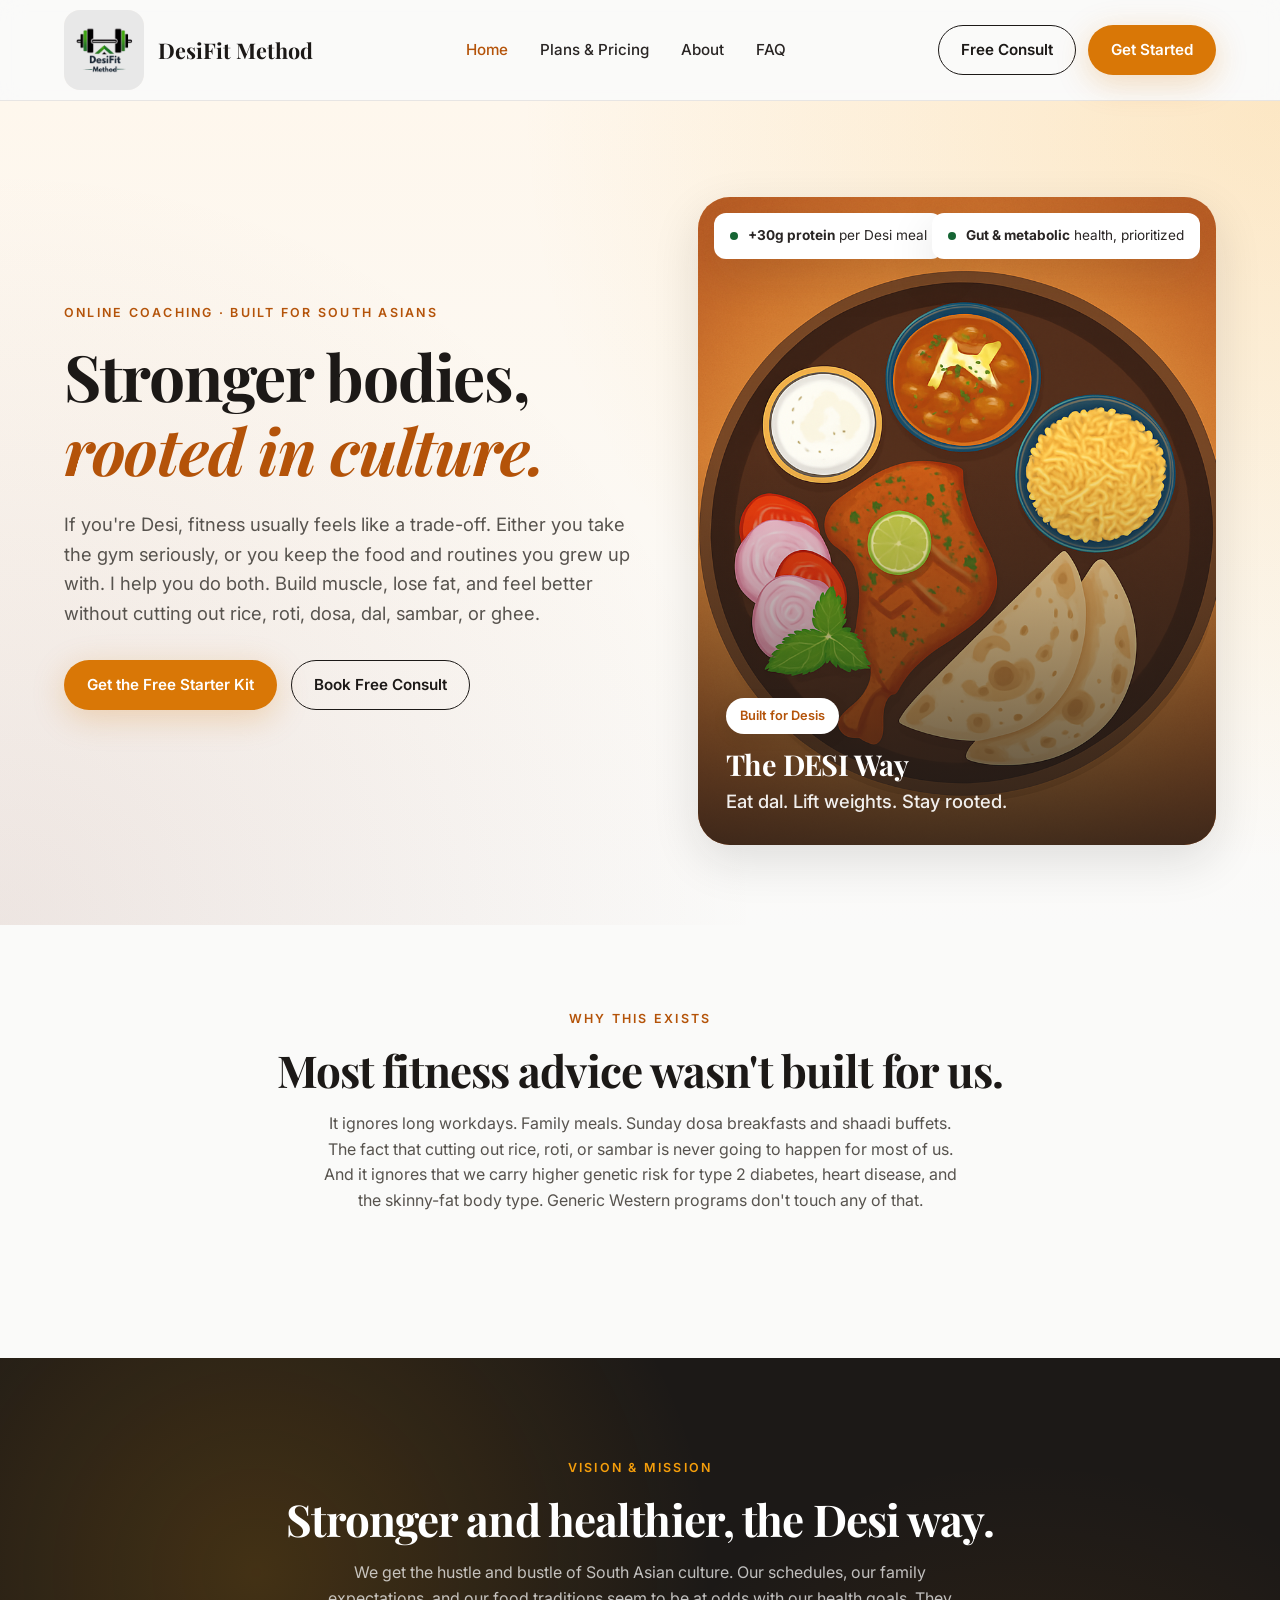
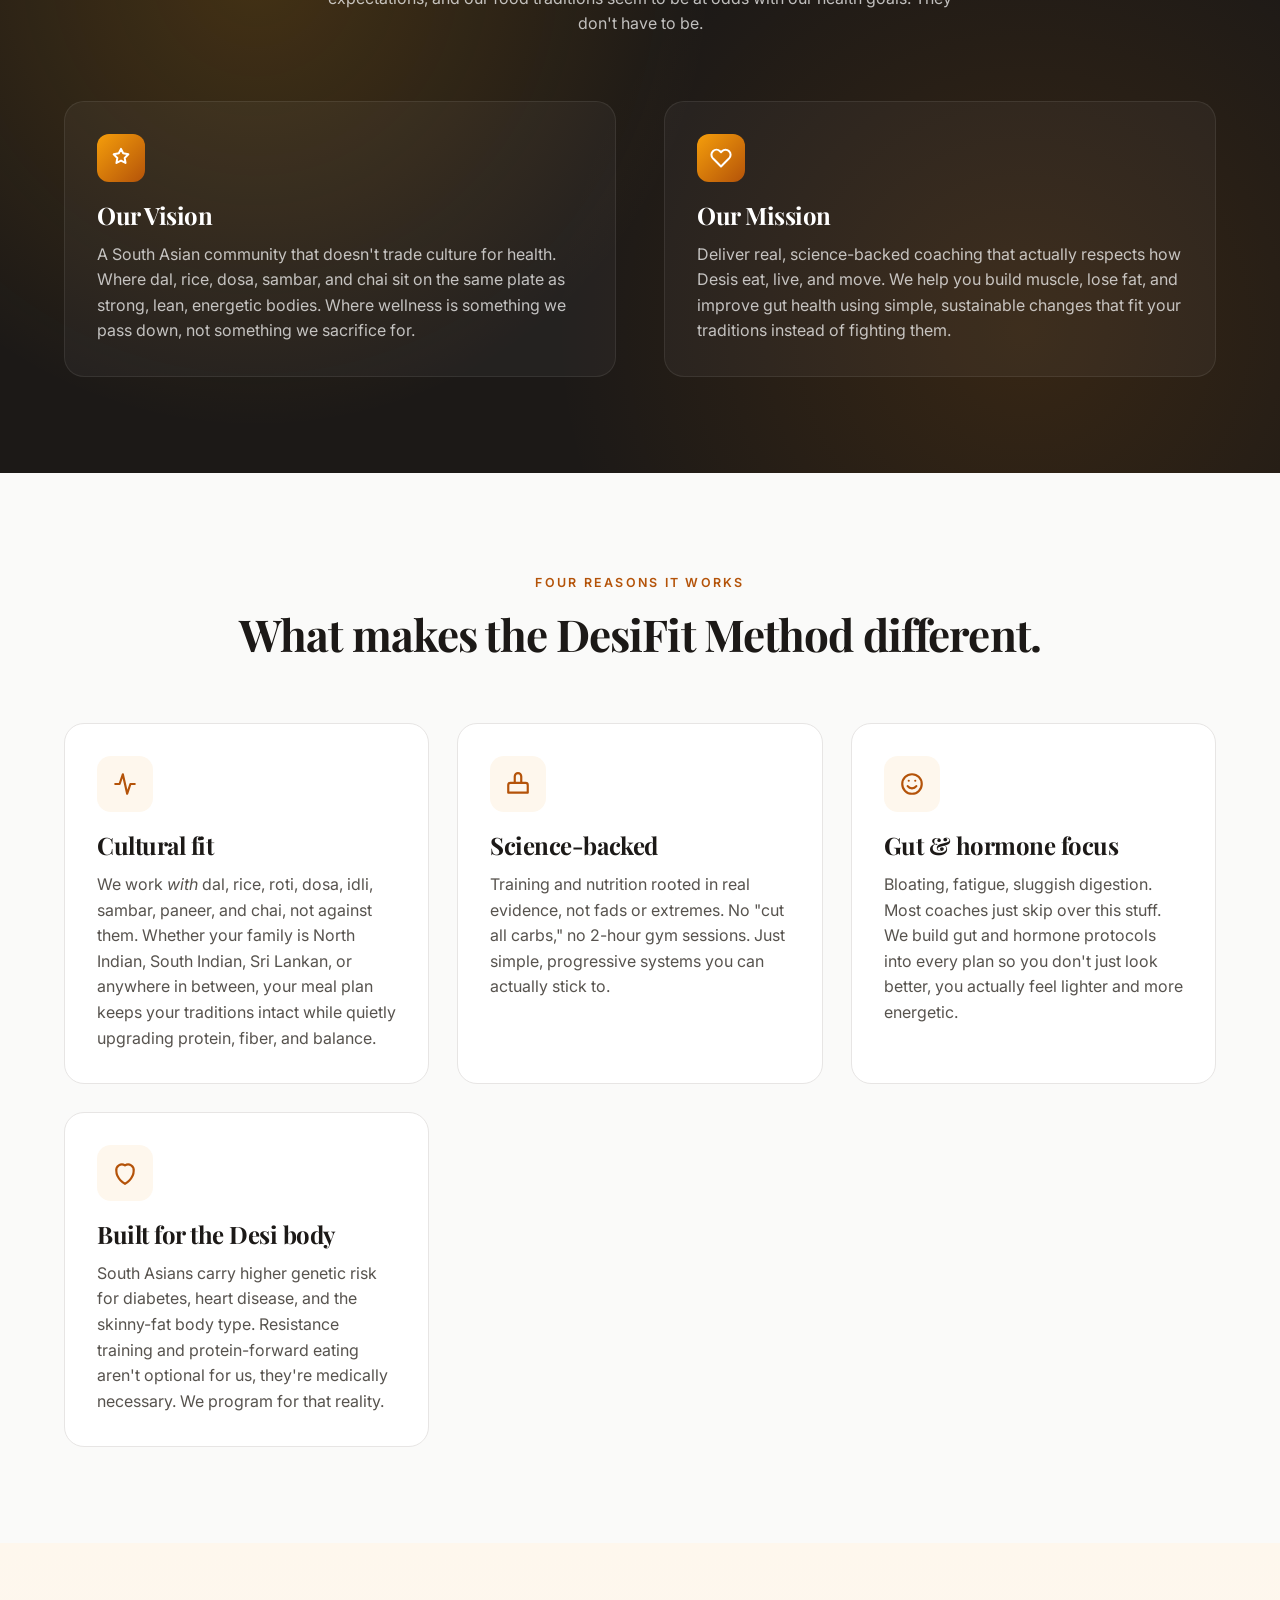
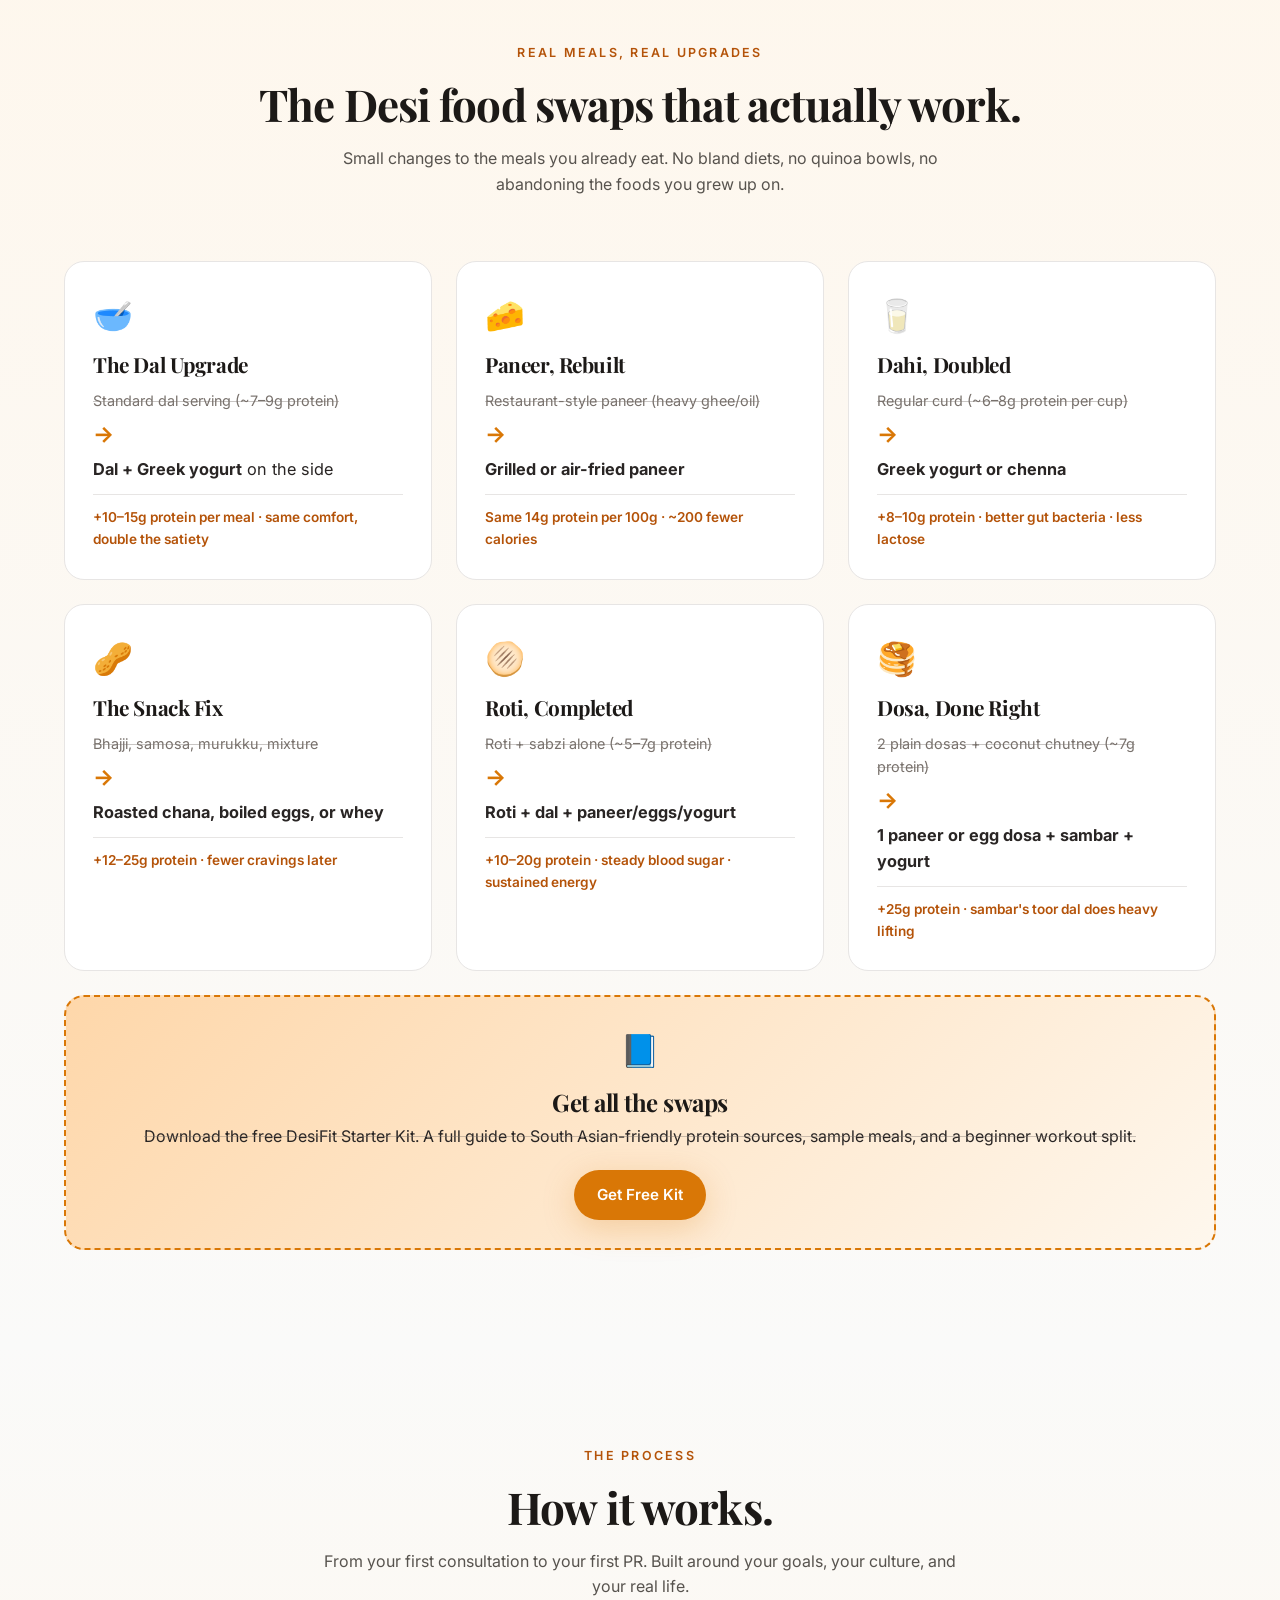
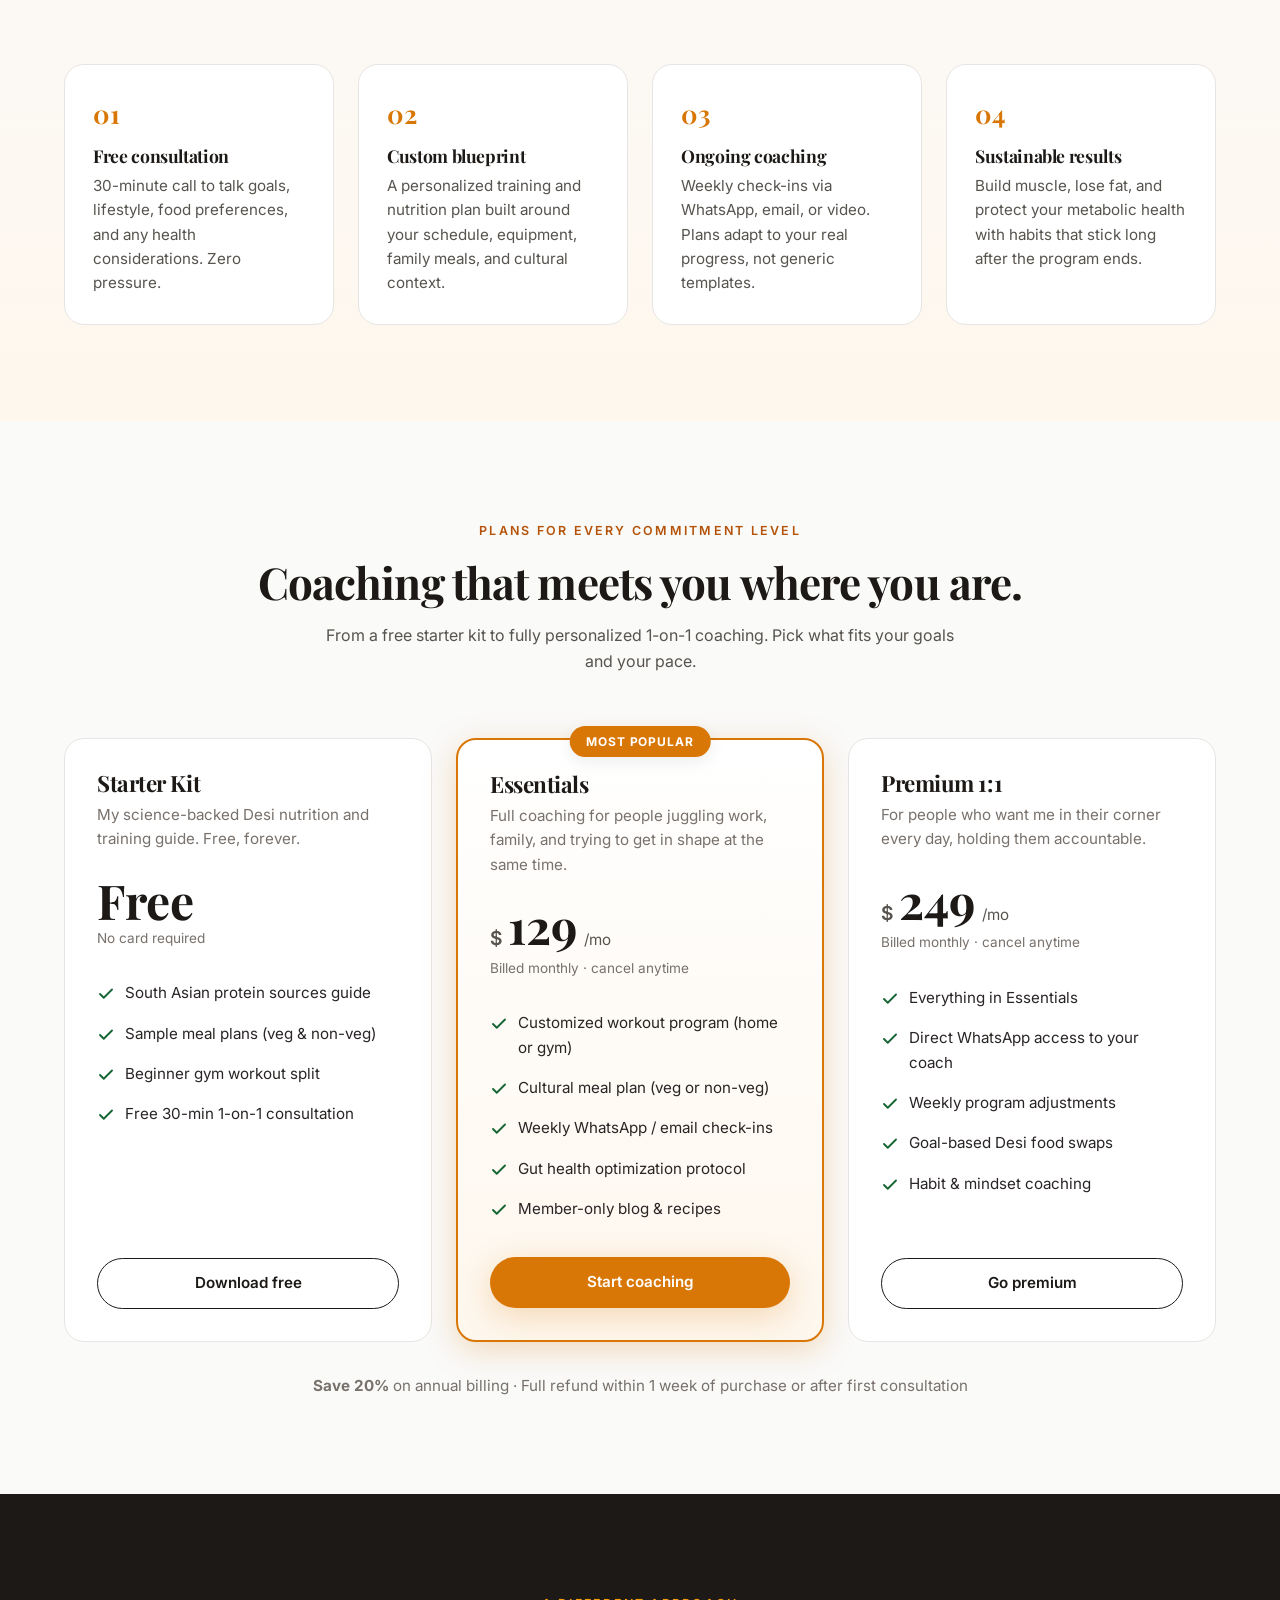
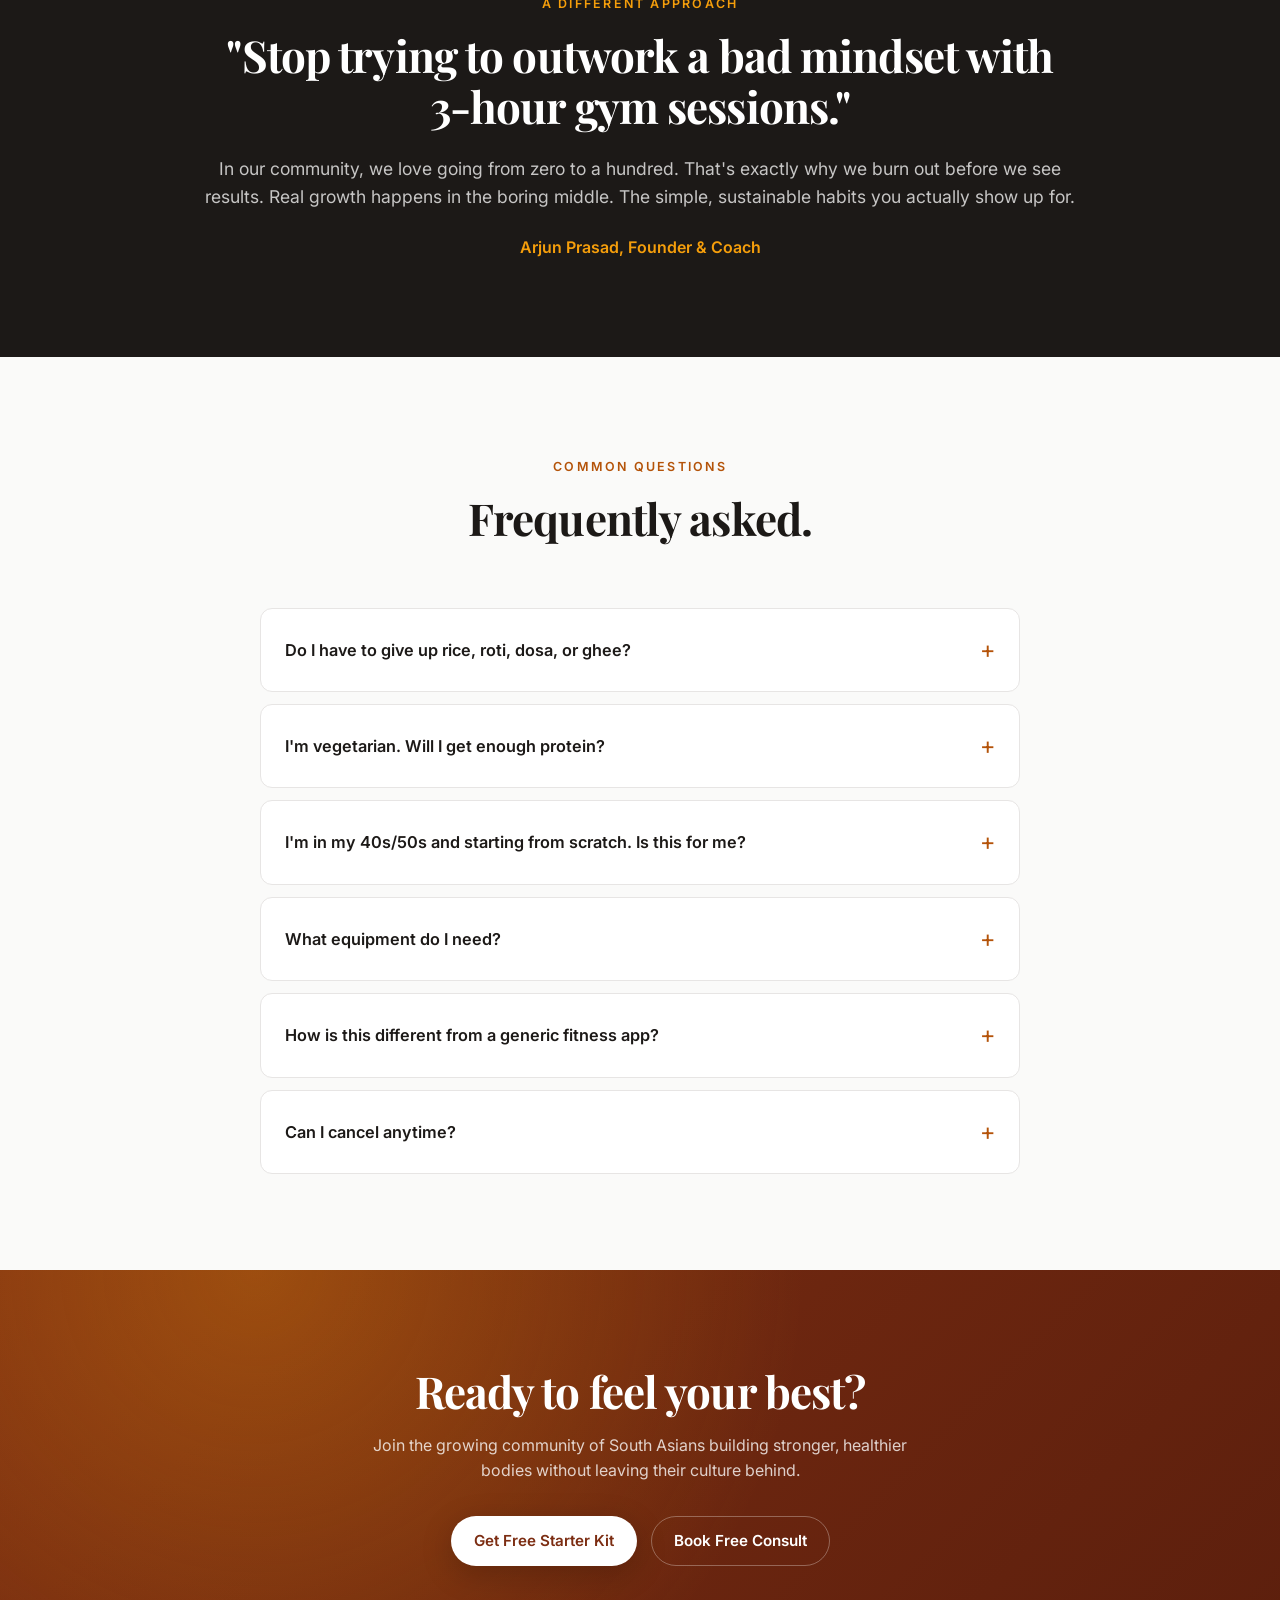
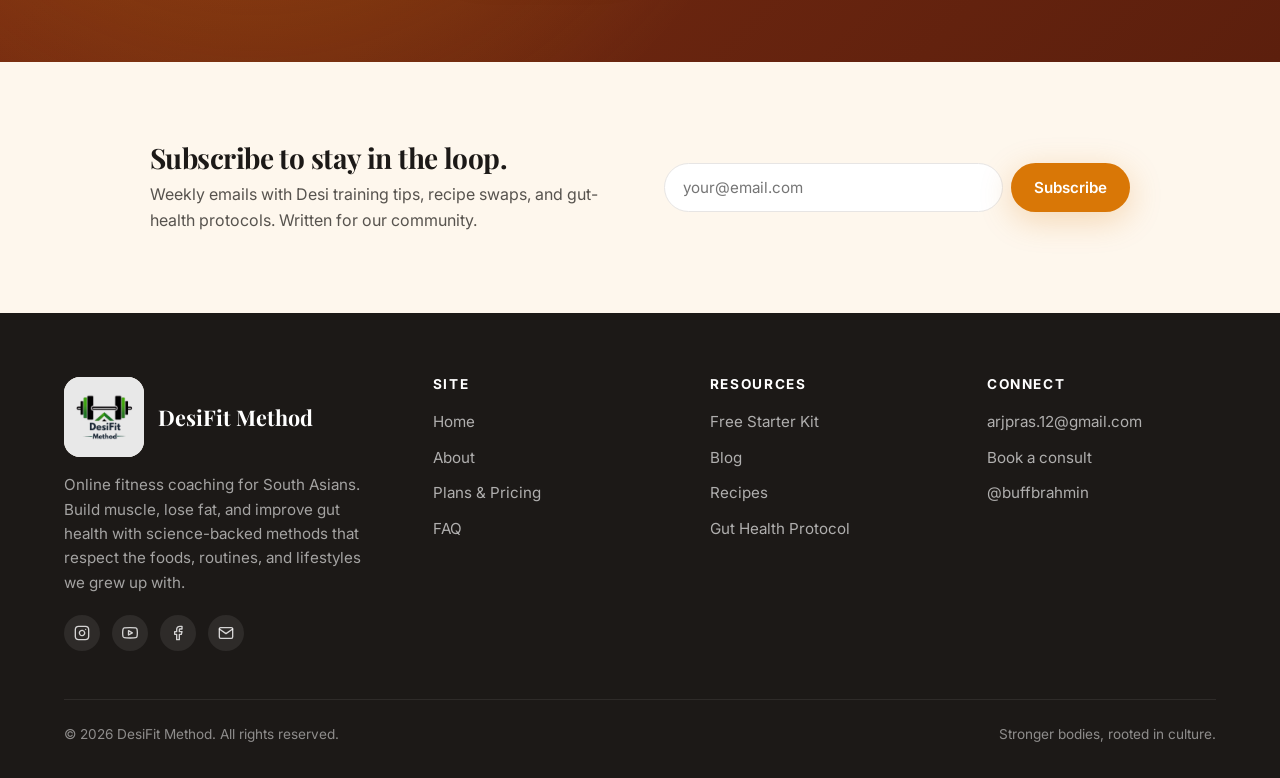
<file: index.html>
<!DOCTYPE html>
<html lang="en">
<head>
  <meta charset="UTF-8" />
  <meta name="viewport" content="width=device-width, initial-scale=1.0" />
  <title>DesiFit Method | Stronger Bodies, Rooted in Culture</title>
  <meta name="description" content="Online fitness coaching built for South Asians. Build muscle, lose fat, and feel better without cutting out rice, roti, dosa, or any food you grew up loving." />
  <link rel="icon" type="image/png" href="assets/DesiFit%20Method/DesiFit Method (256 x 256 px).png" />
  <link rel="preconnect" href="https://fonts.googleapis.com" />
  <link rel="preconnect" href="https://fonts.gstatic.com" crossorigin />
  <link href="https://fonts.googleapis.com/css2?family=Inter:wght@400;500;600;700&family=Playfair+Display:ital,wght@0,500;0,600;0,700;1,600&display=swap" rel="stylesheet" />
  <link rel="stylesheet" href="styles.css" />
</head>
<body>

  <!-- Hidden forms for Netlify Forms detection -->
  <form name="starter-kit" data-netlify="true" netlify-honeypot="bot-field" hidden>
    <input type="text" name="name" />
    <input type="email" name="email" />
    <input type="text" name="source" />
    <input type="text" name="bot-field" />
  </form>
  <form name="newsletter" data-netlify="true" netlify-honeypot="bot-field" hidden>
    <input type="email" name="email" />
    <input type="text" name="source" />
    <input type="text" name="bot-field" />
  </form>

  <header class="site-header">
    <nav class="nav" aria-label="Primary">
      <a href="index.html" class="brand">
        <span class="brand-logo"><img src="assets/DesiFit%20Method/DesiFit Method (256 x 256 px).png" alt="DesiFit Method logo" /></span>
        <span>DesiFit Method</span>
      </a>
      <ul class="nav-links" id="navLinks">
        <li><a href="index.html" class="active">Home</a></li>
        <li><a href="plans.html">Plans &amp; Pricing</a></li>
        <li><a href="about.html">About</a></li>
        <li><a href="index.html#faq">FAQ</a></li>
      </ul>
      <div class="nav-cta">
        <a href="https://calendly.com/arjpras-12/30min" target="_blank" rel="noopener" class="btn btn-secondary">Free Consult</a>
        <a href="plans.html" class="btn btn-primary">Get Started</a>
        <button class="nav-toggle" aria-label="Toggle navigation" id="navToggle">
          <span></span><span></span><span></span>
        </button>
      </div>
    </nav>
  </header>

  <main>

    <!-- HERO -->
    <section class="hero">
      <div class="container hero-grid">
        <div class="hero-copy reveal">
          <span class="eyebrow">Online Coaching · Built for South Asians</span>
          <h1>Stronger bodies, <span class="accent">rooted in culture.</span></h1>
          <p>If you're Desi, fitness usually feels like a trade-off. Either you take the gym seriously, or you keep the food and routines you grew up with. I help you do both. Build muscle, lose fat, and feel better without cutting out rice, roti, dosa, dal, sambar, or ghee.</p>
          <div class="hero-cta">
            <a href="#" class="btn btn-primary js-starter-kit">Get the Free Starter Kit</a>
            <a href="https://calendly.com/arjpras-12/30min" target="_blank" rel="noopener" class="btn btn-secondary">Book Free Consult</a>
          </div>
        </div>

        <div class="hero-visual reveal">
          <img class="hero-photo" src="assets/DesiFit%20Method/7238a8e6-6c25-4584-8477-2551c0dfae1e.png" alt="South Asian fitness, strong, lean, rooted" />
          <div class="hero-floating top" aria-hidden="true">
            <span class="dot"></span>
            <span><strong>+30g protein</strong> per Desi meal</span>
          </div>
          <div class="hero-visual-overlay">
            <span class="badge">Built for Desis</span>
            <h3>The DESI Way</h3>
            <p>Eat dal. Lift weights. Stay rooted.</p>
          </div>
          <div class="hero-floating bottom" aria-hidden="true">
            <span class="dot"></span>
            <span><strong>Gut &amp; metabolic</strong> health, prioritized</span>
          </div>
        </div>
      </div>
    </section>

    <!-- PROBLEM / WHY -->
    <section style="padding: 80px 0; background: var(--color-bg);">
      <div class="container-narrow">
        <div class="section-header reveal">
          <span class="eyebrow">Why this exists</span>
          <h2>Most fitness advice wasn't built for us.</h2>
          <p>It ignores long workdays. Family meals. Sunday dosa breakfasts and shaadi buffets. The fact that cutting out rice, roti, or sambar is never going to happen for most of us. And it ignores that we carry higher genetic risk for type 2 diabetes, heart disease, and the skinny-fat body type. Generic Western programs don't touch any of that.</p>
        </div>
      </div>
    </section>

    <!-- VISION / MISSION -->
    <section class="vm-band">
      <div class="container">
        <div class="section-header reveal">
          <span class="eyebrow" style="color: var(--color-turmeric);">Vision &amp; Mission</span>
          <h2>Stronger and healthier, the Desi way.</h2>
          <p>We get the hustle and bustle of South Asian culture. Our schedules, our family expectations, and our food traditions seem to be at odds with our health goals. They don't have to be.</p>
        </div>

        <div class="vm-grid">
          <article class="vm-card reveal">
            <div class="icon-circle" aria-hidden="true">
              <svg width="22" height="22" viewBox="0 0 24 24" fill="none" stroke="#fff" stroke-width="2.2" stroke-linecap="round" stroke-linejoin="round"><path d="M12 2l2.39 4.84L20 8l-4 3.9.94 5.5L12 14.77 7.06 17.4 8 11.9 4 8l5.61-1.16L12 2z"/></svg>
            </div>
            <h3>Our Vision</h3>
            <p>A South Asian community that doesn't trade culture for health. Where dal, rice, dosa, sambar, and chai sit on the same plate as strong, lean, energetic bodies. Where wellness is something we pass down, not something we sacrifice for.</p>
          </article>

          <article class="vm-card reveal">
            <div class="icon-circle" aria-hidden="true">
              <svg width="22" height="22" viewBox="0 0 24 24" fill="none" stroke="#fff" stroke-width="2.2" stroke-linecap="round" stroke-linejoin="round"><path d="M20.84 4.61a5.5 5.5 0 0 0-7.78 0L12 5.67l-1.06-1.06a5.5 5.5 0 0 0-7.78 7.78l1.06 1.06L12 21.23l7.78-7.78 1.06-1.06a5.5 5.5 0 0 0 0-7.78z"/></svg>
            </div>
            <h3>Our Mission</h3>
            <p>Deliver real, science-backed coaching that actually respects how Desis eat, live, and move. We help you build muscle, lose fat, and improve gut health using simple, sustainable changes that fit your traditions instead of fighting them.</p>
          </article>
        </div>
      </div>
    </section>

    <!-- PILLARS -->
    <section id="pillars">
      <div class="container">
        <div class="section-header reveal">
          <span class="eyebrow">Four reasons it works</span>
          <h2>What makes the DesiFit Method different.</h2>
        </div>

        <div class="pillars">
          <article class="pillar reveal">
            <div class="icon">
              <svg width="26" height="26" viewBox="0 0 24 24" fill="none" stroke="currentColor" stroke-width="2" stroke-linecap="round" stroke-linejoin="round"><path d="M3 12h4l3-9 4 18 3-9h4"/></svg>
            </div>
            <h3>Cultural fit</h3>
            <p>We work <em>with</em> dal, rice, roti, dosa, idli, sambar, paneer, and chai, not against them. Whether your family is North Indian, South Indian, Sri Lankan, or anywhere in between, your meal plan keeps your traditions intact while quietly upgrading protein, fiber, and balance.</p>
          </article>

          <article class="pillar reveal">
            <div class="icon">
              <svg width="26" height="26" viewBox="0 0 24 24" fill="none" stroke="currentColor" stroke-width="2" stroke-linecap="round" stroke-linejoin="round"><path d="M9 11H5a2 2 0 0 0-2 2v7h18v-7a2 2 0 0 0-2-2h-4M9 11V5a3 3 0 0 1 6 0v6M9 11h6"/></svg>
            </div>
            <h3>Science-backed</h3>
            <p>Training and nutrition rooted in real evidence, not fads or extremes. No "cut all carbs," no 2-hour gym sessions. Just simple, progressive systems you can actually stick to.</p>
          </article>

          <article class="pillar reveal">
            <div class="icon">
              <svg width="26" height="26" viewBox="0 0 24 24" fill="none" stroke="currentColor" stroke-width="2" stroke-linecap="round" stroke-linejoin="round"><circle cx="12" cy="12" r="9"/><path d="M8 14s1.5 2 4 2 4-2 4-2M9 9h.01M15 9h.01"/></svg>
            </div>
            <h3>Gut &amp; hormone focus</h3>
            <p>Bloating, fatigue, sluggish digestion. Most coaches just skip over this stuff. We build gut and hormone protocols into every plan so you don't just look better, you actually feel lighter and more energetic.</p>
          </article>

          <article class="pillar reveal">
            <div class="icon">
              <svg width="26" height="26" viewBox="0 0 24 24" fill="none" stroke="currentColor" stroke-width="2" stroke-linecap="round" stroke-linejoin="round"><path d="M12 22s-8-4.5-8-11.8A5.2 5.2 0 0 1 12 5a5.2 5.2 0 0 1 8 5.2C20 17.5 12 22 12 22z"/></svg>
            </div>
            <h3>Built for the Desi body</h3>
            <p>South Asians carry higher genetic risk for diabetes, heart disease, and the skinny-fat body type. Resistance training and protein-forward eating aren't optional for us, they're medically necessary. We program for that reality.</p>
          </article>
        </div>
      </div>
    </section>

    <!-- DESI FOOD SWAPS -->
    <section style="background: linear-gradient(180deg, var(--color-cream), var(--color-bg));">
      <div class="container">
        <div class="section-header reveal">
          <span class="eyebrow">Real meals, real upgrades</span>
          <h2>The Desi food swaps that actually work.</h2>
          <p>Small changes to the meals you already eat. No bland diets, no quinoa bowls, no abandoning the foods you grew up on.</p>
        </div>

        <div class="swap-grid">
          <article class="swap-card reveal">
            <div class="swap-emoji" aria-hidden="true">🥣</div>
            <h4>The Dal Upgrade</h4>
            <p class="swap-from">Standard dal serving (~7–9g protein)</p>
            <p class="swap-arrow">→</p>
            <p class="swap-to"><strong>Dal + Greek yogurt</strong> on the side</p>
            <p class="swap-impact">+10–15g protein per meal · same comfort, double the satiety</p>
          </article>

          <article class="swap-card reveal">
            <div class="swap-emoji" aria-hidden="true">🧀</div>
            <h4>Paneer, Rebuilt</h4>
            <p class="swap-from">Restaurant-style paneer (heavy ghee/oil)</p>
            <p class="swap-arrow">→</p>
            <p class="swap-to"><strong>Grilled or air-fried paneer</strong></p>
            <p class="swap-impact">Same 14g protein per 100g · ~200 fewer calories</p>
          </article>

          <article class="swap-card reveal">
            <div class="swap-emoji" aria-hidden="true">🥛</div>
            <h4>Dahi, Doubled</h4>
            <p class="swap-from">Regular curd (~6–8g protein per cup)</p>
            <p class="swap-arrow">→</p>
            <p class="swap-to"><strong>Greek yogurt or chenna</strong></p>
            <p class="swap-impact">+8–10g protein · better gut bacteria · less lactose</p>
          </article>

          <article class="swap-card reveal">
            <div class="swap-emoji" aria-hidden="true">🥜</div>
            <h4>The Snack Fix</h4>
            <p class="swap-from">Bhajji, samosa, murukku, mixture</p>
            <p class="swap-arrow">→</p>
            <p class="swap-to"><strong>Roasted chana, boiled eggs, or whey</strong></p>
            <p class="swap-impact">+12–25g protein · fewer cravings later</p>
          </article>

          <article class="swap-card reveal">
            <div class="swap-emoji" aria-hidden="true">🫓</div>
            <h4>Roti, Completed</h4>
            <p class="swap-from">Roti + sabzi alone (~5–7g protein)</p>
            <p class="swap-arrow">→</p>
            <p class="swap-to"><strong>Roti + dal + paneer/eggs/yogurt</strong></p>
            <p class="swap-impact">+10–20g protein · steady blood sugar · sustained energy</p>
          </article>

          <article class="swap-card reveal">
            <div class="swap-emoji" aria-hidden="true">🥞</div>
            <h4>Dosa, Done Right</h4>
            <p class="swap-from">2 plain dosas + coconut chutney (~7g protein)</p>
            <p class="swap-arrow">→</p>
            <p class="swap-to"><strong>1 paneer or egg dosa + sambar + yogurt</strong></p>
            <p class="swap-impact">+25g protein · sambar's toor dal does heavy lifting</p>
          </article>

          <article class="swap-card reveal swap-card-highlight">
            <div class="swap-emoji" aria-hidden="true">📘</div>
            <h4>Get all the swaps</h4>
            <p class="swap-from" style="font-size: 1rem; color: var(--color-ink);">Download the free DesiFit Starter Kit. A full guide to South Asian-friendly protein sources, sample meals, and a beginner workout split.</p>
            <a href="#" class="btn btn-primary js-starter-kit" style="margin-top: 16px;">Get Free Kit</a>
          </article>
        </div>
      </div>
    </section>

    <!-- HOW IT WORKS -->
    <section id="how" class="how">
      <div class="container">
        <div class="section-header reveal">
          <span class="eyebrow">The Process</span>
          <h2>How it works.</h2>
          <p>From your first consultation to your first PR. Built around your goals, your culture, and your real life.</p>
        </div>

        <div class="steps">
          <div class="step reveal">
            <h4>Free consultation</h4>
            <p>30-minute call to talk goals, lifestyle, food preferences, and any health considerations. Zero pressure.</p>
          </div>
          <div class="step reveal">
            <h4>Custom blueprint</h4>
            <p>A personalized training and nutrition plan built around your schedule, equipment, family meals, and cultural context.</p>
          </div>
          <div class="step reveal">
            <h4>Ongoing coaching</h4>
            <p>Weekly check-ins via WhatsApp, email, or video. Plans adapt to your real progress, not generic templates.</p>
          </div>
          <div class="step reveal">
            <h4>Sustainable results</h4>
            <p>Build muscle, lose fat, and protect your metabolic health with habits that stick long after the program ends.</p>
          </div>
        </div>
      </div>
    </section>

    <!-- PRICING PREVIEW -->
    <section>
      <div class="container">
        <div class="section-header reveal">
          <span class="eyebrow">Plans for every commitment level</span>
          <h2>Coaching that meets you where you are.</h2>
          <p>From a free starter kit to fully personalized 1-on-1 coaching. Pick what fits your goals and your pace.</p>
        </div>

        <div class="plans">
          <article class="plan reveal">
            <h3>Starter Kit</h3>
            <p class="plan-pitch">My science-backed Desi nutrition and training guide. Free, forever.</p>
            <div class="price"><span class="amount">Free</span></div>
            <p class="price-note">No card required</p>
            <ul>
              <li><svg width="18" height="18" viewBox="0 0 24 24" fill="none" stroke="currentColor" stroke-width="2.5" stroke-linecap="round" stroke-linejoin="round"><polyline points="20 6 9 17 4 12"/></svg> South Asian protein sources guide</li>
              <li><svg width="18" height="18" viewBox="0 0 24 24" fill="none" stroke="currentColor" stroke-width="2.5" stroke-linecap="round" stroke-linejoin="round"><polyline points="20 6 9 17 4 12"/></svg> Sample meal plans (veg &amp; non-veg)</li>
              <li><svg width="18" height="18" viewBox="0 0 24 24" fill="none" stroke="currentColor" stroke-width="2.5" stroke-linecap="round" stroke-linejoin="round"><polyline points="20 6 9 17 4 12"/></svg> Beginner gym workout split</li>
              <li><svg width="18" height="18" viewBox="0 0 24 24" fill="none" stroke="currentColor" stroke-width="2.5" stroke-linecap="round" stroke-linejoin="round"><polyline points="20 6 9 17 4 12"/></svg> Free 30-min 1-on-1 consultation</li>
            </ul>
            <a href="#" class="btn btn-secondary btn-block js-starter-kit">Download free</a>
          </article>

          <article class="plan featured reveal">
            <span class="plan-tag">Most Popular</span>
            <h3>Essentials</h3>
            <p class="plan-pitch">Full coaching for people juggling work, family, and trying to get in shape at the same time.</p>
            <div class="price"><span class="currency">$</span><span class="amount">129</span><span class="period">/mo</span></div>
            <p class="price-note">Billed monthly · cancel anytime</p>
            <ul>
              <li><svg width="18" height="18" viewBox="0 0 24 24" fill="none" stroke="currentColor" stroke-width="2.5" stroke-linecap="round" stroke-linejoin="round"><polyline points="20 6 9 17 4 12"/></svg> Customized workout program (home or gym)</li>
              <li><svg width="18" height="18" viewBox="0 0 24 24" fill="none" stroke="currentColor" stroke-width="2.5" stroke-linecap="round" stroke-linejoin="round"><polyline points="20 6 9 17 4 12"/></svg> Cultural meal plan (veg or non-veg)</li>
              <li><svg width="18" height="18" viewBox="0 0 24 24" fill="none" stroke="currentColor" stroke-width="2.5" stroke-linecap="round" stroke-linejoin="round"><polyline points="20 6 9 17 4 12"/></svg> Weekly WhatsApp / email check-ins</li>
              <li><svg width="18" height="18" viewBox="0 0 24 24" fill="none" stroke="currentColor" stroke-width="2.5" stroke-linecap="round" stroke-linejoin="round"><polyline points="20 6 9 17 4 12"/></svg> Gut health optimization protocol</li>
              <li><svg width="18" height="18" viewBox="0 0 24 24" fill="none" stroke="currentColor" stroke-width="2.5" stroke-linecap="round" stroke-linejoin="round"><polyline points="20 6 9 17 4 12"/></svg> Member-only blog &amp; recipes</li>
            </ul>
            <a href="plans.html" class="btn btn-primary btn-block">Start coaching</a>
          </article>

          <article class="plan reveal">
            <h3>Premium 1:1</h3>
            <p class="plan-pitch">For people who want me in their corner every day, holding them accountable.</p>
            <div class="price"><span class="currency">$</span><span class="amount">249</span><span class="period">/mo</span></div>
            <p class="price-note">Billed monthly · cancel anytime</p>
            <ul>
              <li><svg width="18" height="18" viewBox="0 0 24 24" fill="none" stroke="currentColor" stroke-width="2.5" stroke-linecap="round" stroke-linejoin="round"><polyline points="20 6 9 17 4 12"/></svg> Everything in Essentials</li>
              <li><svg width="18" height="18" viewBox="0 0 24 24" fill="none" stroke="currentColor" stroke-width="2.5" stroke-linecap="round" stroke-linejoin="round"><polyline points="20 6 9 17 4 12"/></svg> Direct WhatsApp access to your coach</li>
              <li><svg width="18" height="18" viewBox="0 0 24 24" fill="none" stroke="currentColor" stroke-width="2.5" stroke-linecap="round" stroke-linejoin="round"><polyline points="20 6 9 17 4 12"/></svg> Weekly program adjustments</li>
              <li><svg width="18" height="18" viewBox="0 0 24 24" fill="none" stroke="currentColor" stroke-width="2.5" stroke-linecap="round" stroke-linejoin="round"><polyline points="20 6 9 17 4 12"/></svg> Goal-based Desi food swaps</li>
              <li><svg width="18" height="18" viewBox="0 0 24 24" fill="none" stroke="currentColor" stroke-width="2.5" stroke-linecap="round" stroke-linejoin="round"><polyline points="20 6 9 17 4 12"/></svg> Habit &amp; mindset coaching</li>
            </ul>
            <a href="plans.html" class="btn btn-secondary btn-block">Go premium</a>
          </article>
        </div>

        <p style="text-align: center; margin-top: 32px; color: var(--color-soft); font-size: 0.95rem;">
          <strong>Save 20%</strong> on annual billing · Full refund within 1 week of purchase or after first consultation
        </p>
      </div>
    </section>

    <!-- TESTIMONIAL / SOCIAL PROOF -->
    <section style="background: var(--color-charcoal); color: #fff; padding: 96px 0;">
      <div class="container-narrow" style="text-align: center;">
        <div class="reveal">
          <span class="eyebrow" style="color: var(--color-turmeric);">A different approach</span>
          <h2 style="color: #fff; margin-bottom: 24px;">"Stop trying to outwork a bad mindset with 3-hour gym sessions."</h2>
          <p style="color: rgba(255,255,255,0.75); font-size: 1.1rem; margin-bottom: 8px;">In our community, we love going from zero to a hundred. That's exactly why we burn out before we see results. Real growth happens in the boring middle. The simple, sustainable habits you actually show up for.</p>
          <p style="color: var(--color-turmeric); font-weight: 600; margin-top: 24px;">Arjun Prasad, Founder &amp; Coach</p>
        </div>
      </div>
    </section>

    <!-- FAQ -->
    <section id="faq" style="background: var(--color-bg);">
      <div class="container-narrow">
        <div class="section-header reveal">
          <span class="eyebrow">Common Questions</span>
          <h2>Frequently asked.</h2>
        </div>

        <div class="faq-list">
          <details class="faq reveal">
            <summary>Do I have to give up rice, roti, dosa, or ghee?</summary>
            <div class="faq-body">No, that's exactly the point. The DesiFit Method is built around the foods you grew up with. We focus on portions, timing, and pairings instead of cutting staples. Rice, roti, dosa, idli, ghee, dal, and sambar all stay on the menu. We just upgrade what goes with them.</div>
          </details>
          <details class="faq reveal">
            <summary>I'm vegetarian. Will I get enough protein?</summary>
            <div class="faq-body">Yes. I grew up vegetarian and still do. I've coached lifelong vegetarians to real muscle gains without ever touching meat. Greek yogurt, paneer, eggs (if you eat them), tofu, dal-and-yogurt combos, sambar (toor dal is doing real work), idli/dosa batter (urad dal protein), roasted chana, and whey make hitting 100 to 150g of daily protein very doable on a Desi vegetarian plate.</div>
          </details>
          <details class="faq reveal">
            <summary>I'm in my 40s/50s and starting from scratch. Is this for me?</summary>
            <div class="faq-body">Especially for you. South Asians carry higher genetic risk for type 2 diabetes, heart disease, and the skinny-fat body type. Resistance training plus protein-forward eating is the single most effective thing you can do about it. We program joint-friendly, time-efficient training that meets you exactly where you are.</div>
          </details>
          <details class="faq reveal">
            <summary>What equipment do I need?</summary>
            <div class="faq-body">Tell me what you've got access to. A full gym, a basic home setup, or just dumbbells. Your program gets built around your equipment, not the other way around.</div>
          </details>
          <details class="faq reveal">
            <summary>How is this different from a generic fitness app?</summary>
            <div class="faq-body">Generic apps were never built for our metabolism, food culture, or lifestyle. The DesiFit Method takes on higher rates of insulin resistance, belly fat, and digestive sensitivity head-on. And it works <em>with</em> Sunday lunches, shaadi buffets, family dinners, and home-cooked meals from any region of South Asia, instead of pretending they don't exist.</div>
          </details>
          <details class="faq reveal">
            <summary>Can I cancel anytime?</summary>
            <div class="faq-body">Yes. Plans are month-to-month with no long-term contract. You also get a full refund within 1 week of purchase or after your first consultation. No questions asked.</div>
          </details>
        </div>
      </div>
    </section>

    <!-- CTA -->
    <section class="cta-band">
      <div class="container-narrow reveal">
        <h2>Ready to feel your best?</h2>
        <p>Join the growing community of South Asians building stronger, healthier bodies without leaving their culture behind.</p>
        <div style="display:flex; gap:14px; justify-content:center; flex-wrap:wrap;">
          <a href="#" class="btn btn-primary js-starter-kit">Get Free Starter Kit</a>
          <a href="https://calendly.com/arjpras-12/30min" target="_blank" rel="noopener" class="btn btn-secondary" style="background:transparent;color:#fff;border-color:rgba(255,255,255,0.3);">Book Free Consult</a>
        </div>
      </div>
    </section>

    <!-- Newsletter -->
    <section class="newsletter">
      <div class="container">
        <div class="newsletter-card reveal">
          <div>
            <h3>Subscribe to stay in the loop.</h3>
            <p>Weekly emails with Desi training tips, recipe swaps, and gut-health protocols. Written for our community.</p>
          </div>
          <form class="newsletter-form" id="newsletterForm" novalidate>
            <input type="email" placeholder="your@email.com" aria-label="Email address" required />
            <button type="submit" class="btn btn-primary">Subscribe</button>
          </form>
        </div>
      </div>
    </section>

  </main>

  <!-- FOOTER -->
  <footer class="site-footer">
    <div class="container">
      <div class="footer-grid">
        <div class="footer-brand">
          <a href="index.html" class="brand" style="color:#fff;">
            <span class="brand-logo"><img src="assets/DesiFit%20Method/DesiFit Method (256 x 256 px).png" alt="DesiFit Method logo" /></span>
            <span>DesiFit Method</span>
          </a>
          <p>Online fitness coaching for South Asians. Build muscle, lose fat, and improve gut health with science-backed methods that respect the foods, routines, and lifestyles we grew up with.</p>
          <div class="socials">
            <a href="https://instagram.com/buffbrahmin/" target="_blank" rel="noopener" aria-label="Instagram"><svg width="16" height="16" viewBox="0 0 24 24" fill="none" stroke="currentColor" stroke-width="2" stroke-linecap="round" stroke-linejoin="round"><rect x="2" y="2" width="20" height="20" rx="5" ry="5"/><path d="M16 11.37A4 4 0 1 1 12.63 8 4 4 0 0 1 16 11.37z"/><line x1="17.5" y1="6.5" x2="17.51" y2="6.5"/></svg></a>
            <a href="#" aria-label="YouTube"><svg width="16" height="16" viewBox="0 0 24 24" fill="none" stroke="currentColor" stroke-width="2" stroke-linecap="round" stroke-linejoin="round"><path d="M22.54 6.42a2.78 2.78 0 0 0-1.94-2C18.88 4 12 4 12 4s-6.88 0-8.6.46a2.78 2.78 0 0 0-1.94 2A29 29 0 0 0 1 11.75a29 29 0 0 0 .46 5.33A2.78 2.78 0 0 0 3.4 19c1.72.46 8.6.46 8.6.46s6.88 0 8.6-.46a2.78 2.78 0 0 0 1.94-2 29 29 0 0 0 .46-5.25 29 29 0 0 0-.46-5.33z"/><polygon points="9.75 15.02 15.5 11.75 9.75 8.48 9.75 15.02"/></svg></a>
            <a href="#" aria-label="Facebook"><svg width="16" height="16" viewBox="0 0 24 24" fill="none" stroke="currentColor" stroke-width="2" stroke-linecap="round" stroke-linejoin="round"><path d="M18 2h-3a5 5 0 0 0-5 5v3H7v4h3v8h4v-8h3l1-4h-4V7a1 1 0 0 1 1-1h3z"/></svg></a>
            <a href="mailto:arjpras.12@gmail.com" aria-label="Email"><svg width="16" height="16" viewBox="0 0 24 24" fill="none" stroke="currentColor" stroke-width="2" stroke-linecap="round" stroke-linejoin="round"><path d="M4 4h16c1.1 0 2 .9 2 2v12c0 1.1-.9 2-2 2H4c-1.1 0-2-.9-2-2V6c0-1.1.9-2 2-2z"/><polyline points="22,6 12,13 2,6"/></svg></a>
          </div>
        </div>
        <div class="footer-col">
          <h4>Site</h4>
          <ul>
            <li><a href="index.html">Home</a></li>
            <li><a href="about.html">About</a></li>
            <li><a href="plans.html">Plans &amp; Pricing</a></li>
            <li><a href="index.html#faq">FAQ</a></li>
          </ul>
        </div>
        <div class="footer-col">
          <h4>Resources</h4>
          <ul>
            <li><a href="#" class="js-starter-kit">Free Starter Kit</a></li>
            <li><a href="#">Blog</a></li>
            <li><a href="#">Recipes</a></li>
            <li><a href="#">Gut Health Protocol</a></li>
          </ul>
        </div>
        <div class="footer-col">
          <h4>Connect</h4>
          <ul>
            <li><a href="mailto:arjpras.12@gmail.com">arjpras.12@gmail.com</a></li>
            <li><a href="https://calendly.com/arjpras-12/30min" target="_blank" rel="noopener">Book a consult</a></li>
            <li><a href="https://instagram.com/buffbrahmin/" target="_blank" rel="noopener">@buffbrahmin</a></li>
          </ul>
        </div>
      </div>
      <div class="footer-bottom">
        <span>© 2026 DesiFit Method. All rights reserved.</span>
        <span>Stronger bodies, rooted in culture.</span>
      </div>
    </div>
  </footer>

  <script src="script.js"></script>
</body>
</html>
</file>
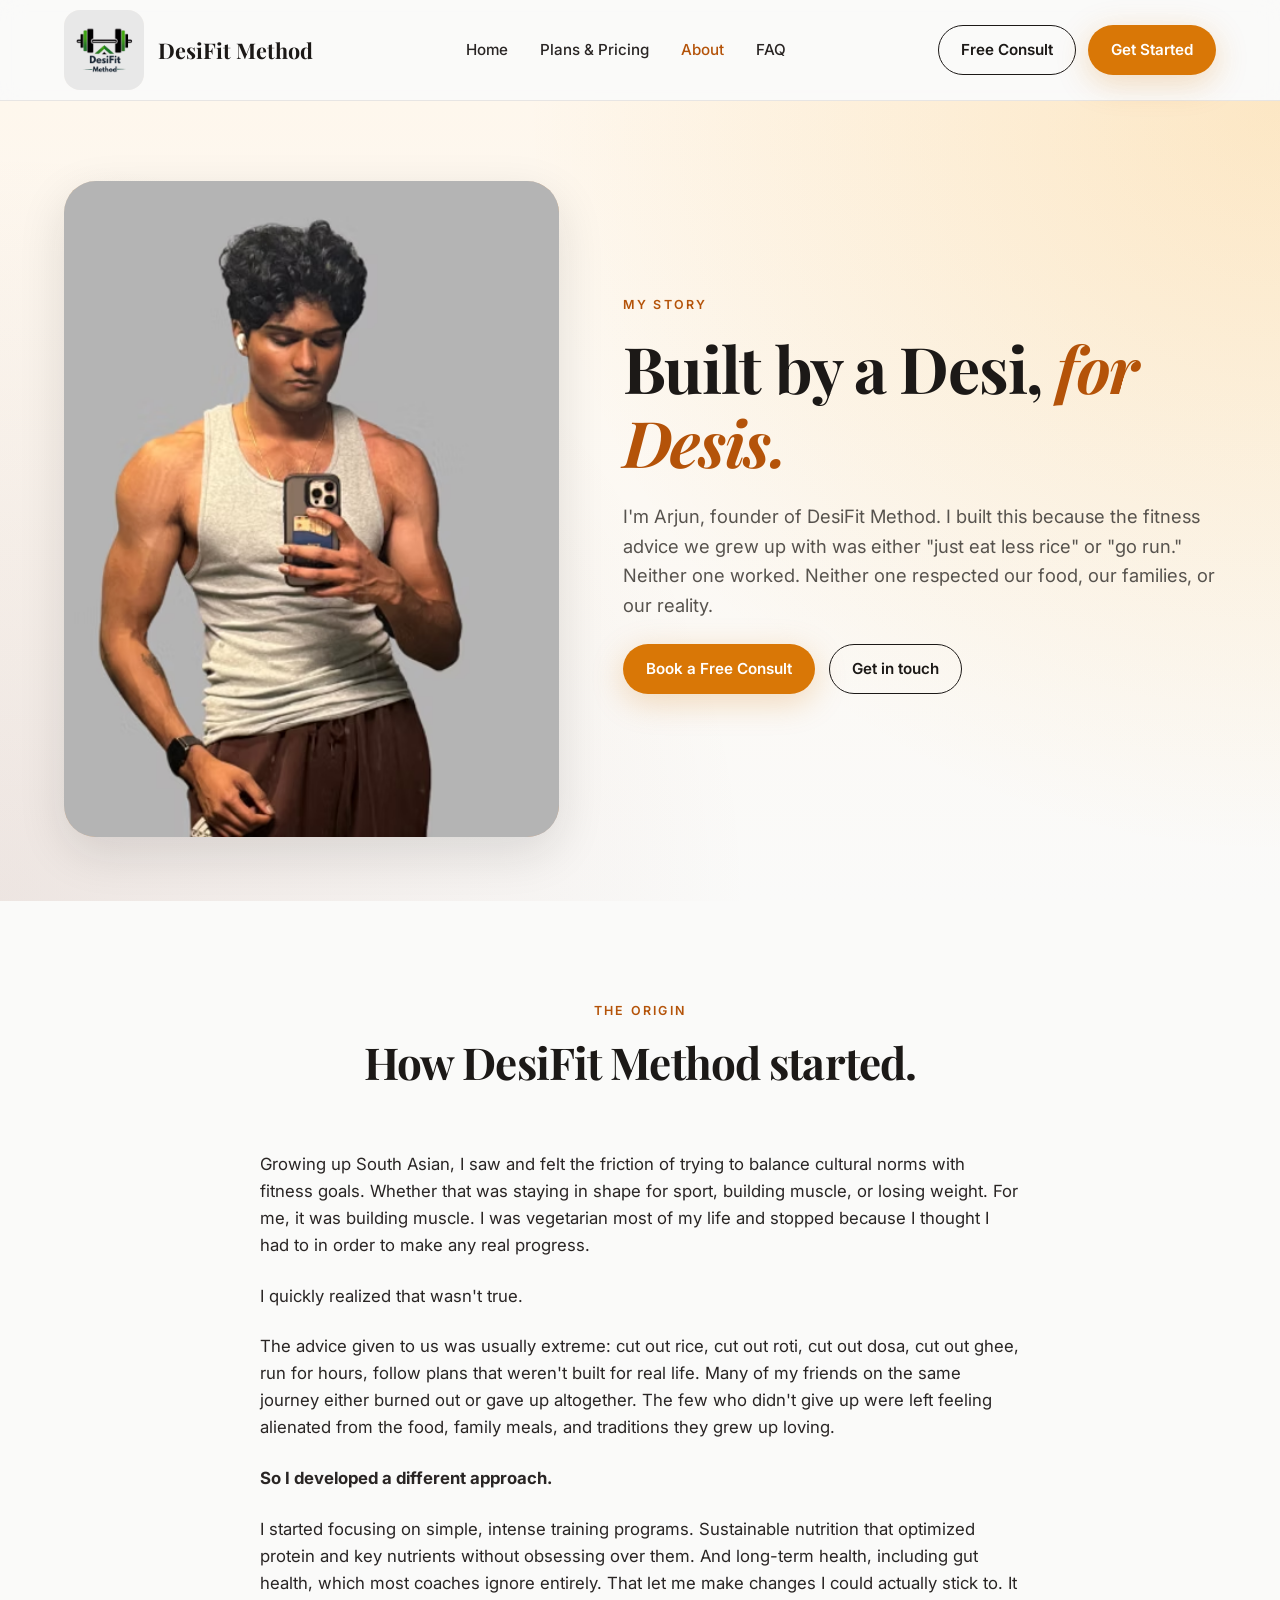
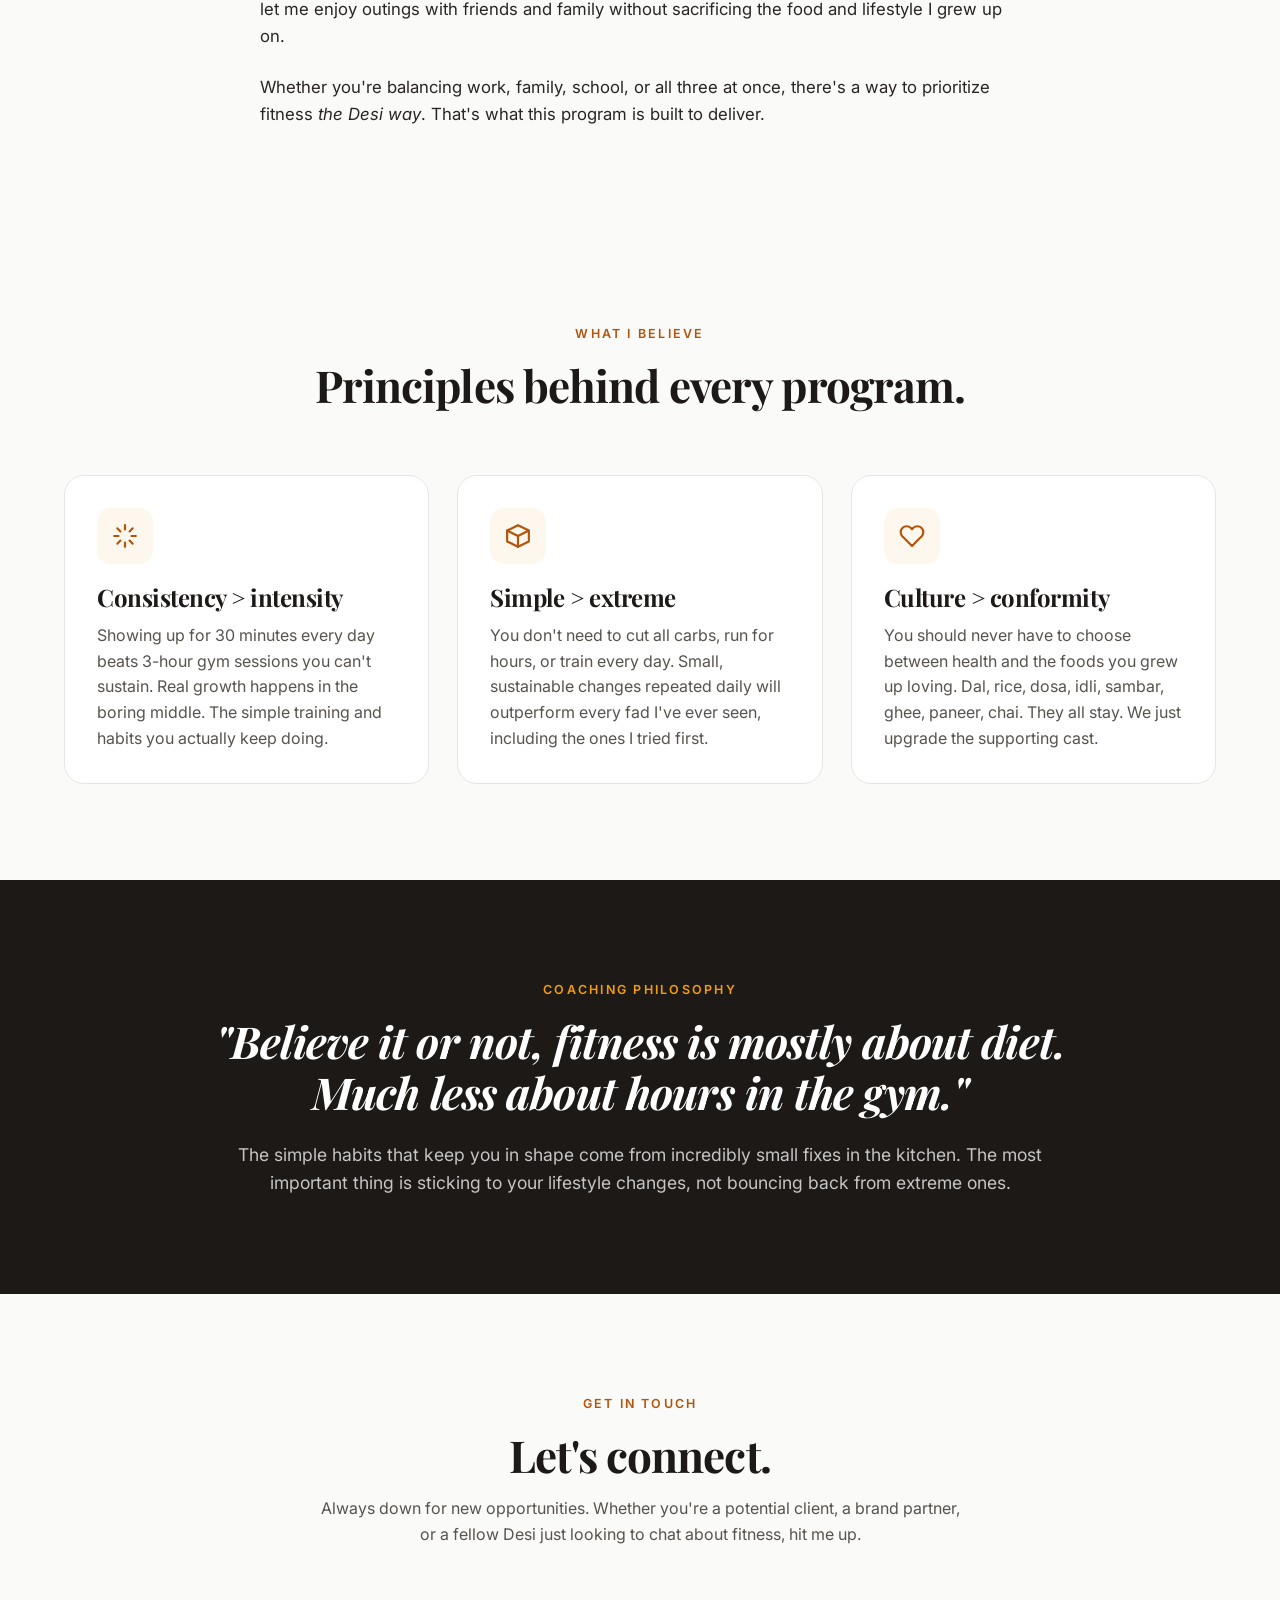
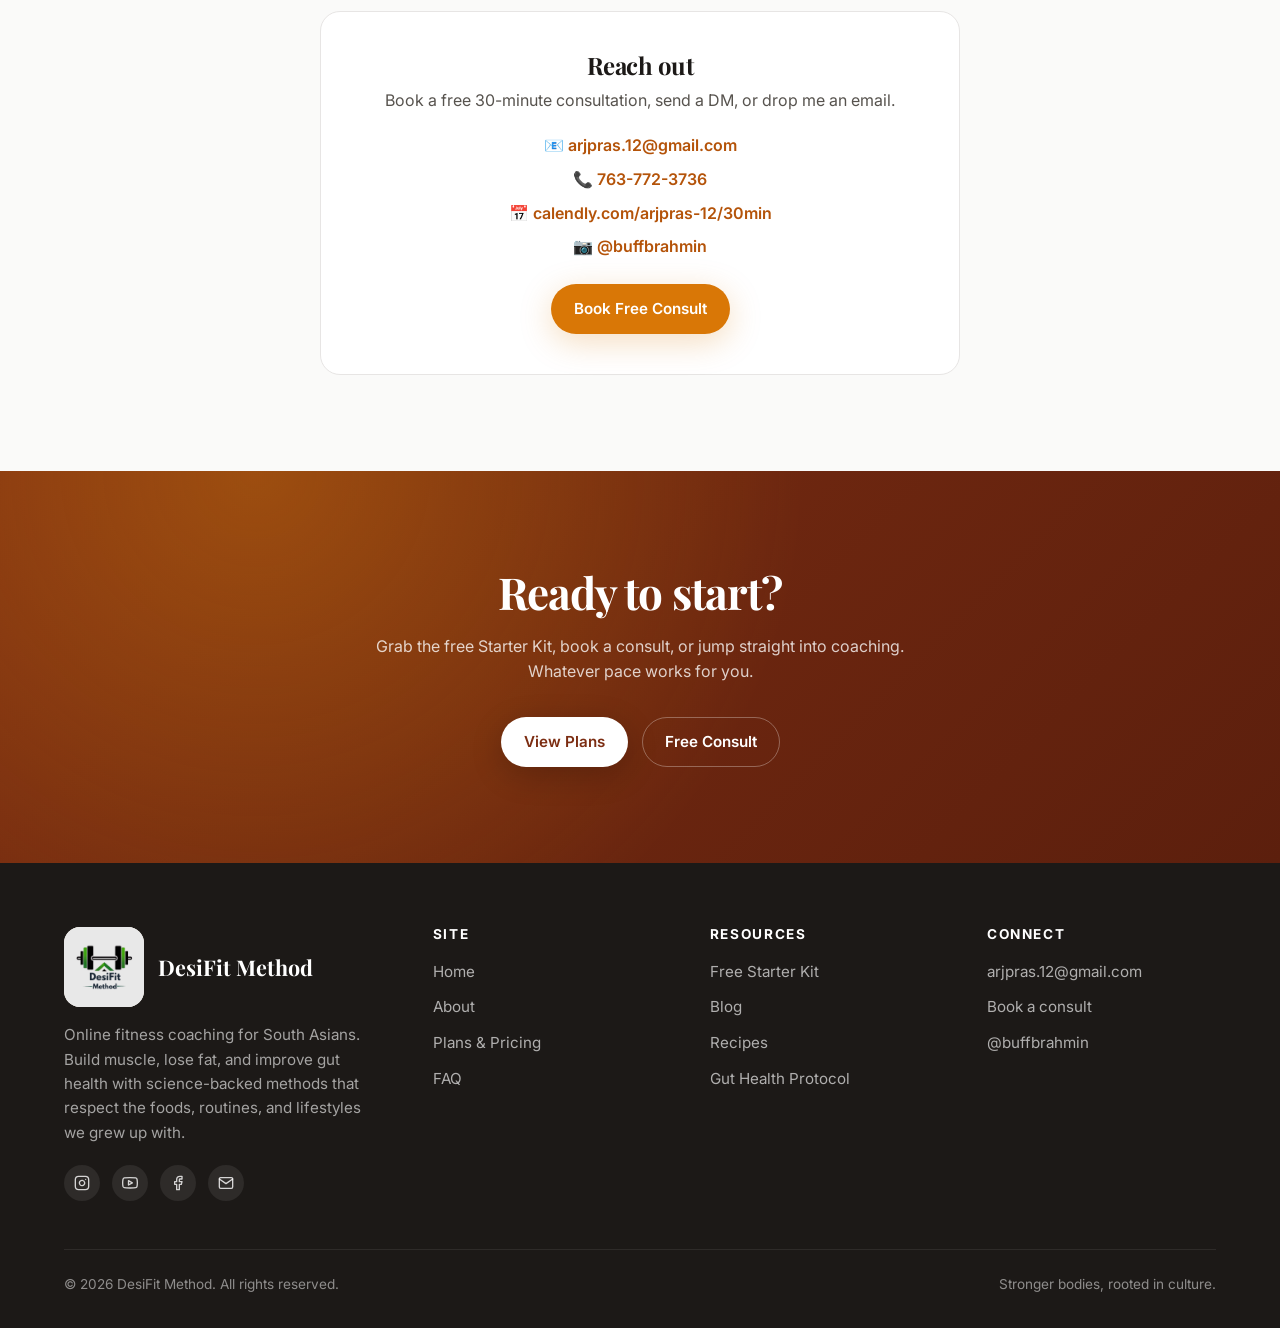
<file: about.html>
<!DOCTYPE html>
<html lang="en">
<head>
  <meta charset="UTF-8" />
  <meta name="viewport" content="width=device-width, initial-scale=1.0" />
  <title>About | DesiFit Method</title>
  <meta name="description" content="I'm Arjun Prasad, founder of DesiFit Method. A vegetarian-raised South Asian who built a sustainable, science-backed approach to fitness without giving up cultural roots." />
  <link rel="icon" type="image/png" href="assets/DesiFit%20Method/DesiFit Method (256 x 256 px).png" />
  <link rel="preconnect" href="https://fonts.googleapis.com" />
  <link rel="preconnect" href="https://fonts.gstatic.com" crossorigin />
  <link href="https://fonts.googleapis.com/css2?family=Inter:wght@400;500;600;700&family=Playfair+Display:ital,wght@0,500;0,600;0,700;1,600&display=swap" rel="stylesheet" />
  <link rel="stylesheet" href="styles.css" />
</head>
<body>

  <header class="site-header">
    <nav class="nav" aria-label="Primary">
      <a href="index.html" class="brand">
        <span class="brand-logo"><img src="assets/DesiFit%20Method/DesiFit Method (256 x 256 px).png" alt="DesiFit Method logo" /></span>
        <span>DesiFit Method</span>
      </a>
      <ul class="nav-links" id="navLinks">
        <li><a href="index.html">Home</a></li>
        <li><a href="plans.html">Plans &amp; Pricing</a></li>
        <li><a href="about.html" class="active">About</a></li>
        <li><a href="index.html#faq">FAQ</a></li>
      </ul>
      <div class="nav-cta">
        <a href="https://calendly.com/arjpras-12/30min" target="_blank" rel="noopener" class="btn btn-secondary">Free Consult</a>
        <a href="plans.html" class="btn btn-primary">Get Started</a>
        <button class="nav-toggle" aria-label="Toggle navigation" id="navToggle">
          <span></span><span></span><span></span>
        </button>
      </div>
    </nav>
  </header>

  <main>

    <!-- HERO -->
    <section class="hero" style="padding: 80px 0 64px;">
      <div class="container about-hero">
        <div class="reveal">
          <div class="about-image">
            <img src="assets/DesiFit%20Method/0208%20(1)(1).avif" alt="Arjun Prasad, founder of DesiFit Method" style="width:100%; height:100%; object-fit:cover; border-radius: var(--radius-xl);" onerror="this.style.display='none'; this.parentElement.innerHTML='<span class=&quot;badge-soft&quot;>Built by a Desi, for Desis</span>';" />
          </div>
        </div>
        <div class="reveal">
          <span class="eyebrow">My Story</span>
          <h1>Built by a Desi, <span class="accent">for Desis.</span></h1>
          <p style="font-size: 1.15rem; margin: 24px 0;">I'm Arjun, founder of DesiFit Method. I built this because the fitness advice we grew up with was either "just eat less rice" or "go run." Neither one worked. Neither one respected our food, our families, or our reality.</p>
          <div class="hero-cta">
            <a href="https://calendly.com/arjpras-12/30min" target="_blank" rel="noopener" class="btn btn-primary">Book a Free Consult</a>
            <a href="#contact" class="btn btn-secondary">Get in touch</a>
          </div>
        </div>
      </div>
    </section>

    <!-- STORY -->
    <section class="story-section">
      <div class="container-narrow">
        <div class="section-header reveal">
          <span class="eyebrow">The Origin</span>
          <h2>How DesiFit Method started.</h2>
        </div>

        <div class="story-grid reveal">
          <p>Growing up South Asian, I saw and felt the friction of trying to balance cultural norms with fitness goals. Whether that was staying in shape for sport, building muscle, or losing weight. For me, it was building muscle. I was vegetarian most of my life and stopped because I thought I had to in order to make any real progress.</p>

          <p>I quickly realized that wasn't true.</p>

          <p>The advice given to us was usually extreme: cut out rice, cut out roti, cut out dosa, cut out ghee, run for hours, follow plans that weren't built for real life. Many of my friends on the same journey either burned out or gave up altogether. The few who didn't give up were left feeling alienated from the food, family meals, and traditions they grew up loving.</p>

          <p><strong>So I developed a different approach.</strong></p>

          <p>I started focusing on simple, intense training programs. Sustainable nutrition that optimized protein and key nutrients without obsessing over them. And long-term health, including gut health, which most coaches ignore entirely. That let me make changes I could actually stick to. It let me enjoy outings with friends and family without sacrificing the food and lifestyle I grew up on.</p>

          <p>Whether you're balancing work, family, school, or all three at once, there's a way to prioritize fitness <em>the Desi way</em>. That's what this program is built to deliver.</p>
        </div>
      </div>
    </section>

    <!-- VALUES -->
    <section>
      <div class="container">
        <div class="section-header reveal">
          <span class="eyebrow">What I Believe</span>
          <h2>Principles behind every program.</h2>
        </div>

        <div class="pillars">
          <article class="pillar reveal">
            <div class="icon">
              <svg width="26" height="26" viewBox="0 0 24 24" fill="none" stroke="currentColor" stroke-width="2" stroke-linecap="round" stroke-linejoin="round"><path d="M12 2v4M12 18v4M4.93 4.93l2.83 2.83M16.24 16.24l2.83 2.83M2 12h4M18 12h4M4.93 19.07l2.83-2.83M16.24 7.76l2.83-2.83"/></svg>
            </div>
            <h3>Consistency &gt; intensity</h3>
            <p>Showing up for 30 minutes every day beats 3-hour gym sessions you can't sustain. Real growth happens in the boring middle. The simple training and habits you actually keep doing.</p>
          </article>

          <article class="pillar reveal">
            <div class="icon">
              <svg width="26" height="26" viewBox="0 0 24 24" fill="none" stroke="currentColor" stroke-width="2" stroke-linecap="round" stroke-linejoin="round"><path d="M12 2L2 7v10l10 5 10-5V7l-10-5z"/><path d="M2 7l10 5 10-5"/><path d="M12 22V12"/></svg>
            </div>
            <h3>Simple &gt; extreme</h3>
            <p>You don't need to cut all carbs, run for hours, or train every day. Small, sustainable changes repeated daily will outperform every fad I've ever seen, including the ones I tried first.</p>
          </article>

          <article class="pillar reveal">
            <div class="icon">
              <svg width="26" height="26" viewBox="0 0 24 24" fill="none" stroke="currentColor" stroke-width="2" stroke-linecap="round" stroke-linejoin="round"><path d="M20.84 4.61a5.5 5.5 0 0 0-7.78 0L12 5.67l-1.06-1.06a5.5 5.5 0 0 0-7.78 7.78l1.06 1.06L12 21.23l7.78-7.78 1.06-1.06a5.5 5.5 0 0 0 0-7.78z"/></svg>
            </div>
            <h3>Culture &gt; conformity</h3>
            <p>You should never have to choose between health and the foods you grew up loving. Dal, rice, dosa, idli, sambar, ghee, paneer, chai. They all stay. We just upgrade the supporting cast.</p>
          </article>
        </div>
      </div>
    </section>

    <!-- PHILOSOPHY QUOTE -->
    <section style="background: var(--color-charcoal); color: #fff; padding: 96px 0;">
      <div class="container-narrow" style="text-align: center;">
        <div class="reveal">
          <span class="eyebrow" style="color: var(--color-turmeric);">Coaching philosophy</span>
          <h2 style="color: #fff; margin-bottom: 24px; font-style: italic;">"Believe it or not, fitness is mostly about diet. Much less about hours in the gym."</h2>
          <p style="color: rgba(255,255,255,0.75); font-size: 1.1rem;">The simple habits that keep you in shape come from incredibly small fixes in the kitchen. The most important thing is sticking to your lifestyle changes, not bouncing back from extreme ones.</p>
        </div>
      </div>
    </section>

    <!-- CONTACT -->
    <section id="contact">
      <div class="container-narrow">
        <div class="section-header reveal">
          <span class="eyebrow">Get in Touch</span>
          <h2>Let's connect.</h2>
          <p>Always down for new opportunities. Whether you're a potential client, a brand partner, or a fellow Desi just looking to chat about fitness, hit me up.</p>
        </div>

        <div class="contact-card reveal">
          <h3>Reach out</h3>
          <p>Book a free 30-minute consultation, send a DM, or drop me an email.</p>
          <ul class="contact-list">
            <li>📧 <a href="mailto:arjpras.12@gmail.com">arjpras.12@gmail.com</a></li>
            <li>📞 <a href="tel:7637723736">763-772-3736</a></li>
            <li>📅 <a href="https://calendly.com/arjpras-12/30min" target="_blank" rel="noopener">calendly.com/arjpras-12/30min</a></li>
            <li>📷 <a href="https://instagram.com/buffbrahmin/" target="_blank" rel="noopener">@buffbrahmin</a></li>
          </ul>
          <a href="https://calendly.com/arjpras-12/30min" target="_blank" rel="noopener" class="btn btn-primary" style="margin-top: 24px;">Book Free Consult</a>
        </div>
      </div>
    </section>

    <!-- CTA -->
    <section class="cta-band">
      <div class="container-narrow reveal">
        <h2>Ready to start?</h2>
        <p>Grab the free Starter Kit, book a consult, or jump straight into coaching. Whatever pace works for you.</p>
        <div style="display:flex; gap:14px; justify-content:center; flex-wrap:wrap;">
          <a href="plans.html" class="btn btn-primary">View Plans</a>
          <a href="https://calendly.com/arjpras-12/30min" target="_blank" rel="noopener" class="btn btn-secondary" style="background:transparent;color:#fff;border-color:rgba(255,255,255,0.3);">Free Consult</a>
        </div>
      </div>
    </section>

  </main>

  <!-- FOOTER -->
  <footer class="site-footer">
    <div class="container">
      <div class="footer-grid">
        <div class="footer-brand">
          <a href="index.html" class="brand" style="color:#fff;">
            <span class="brand-logo"><img src="assets/DesiFit%20Method/DesiFit Method (256 x 256 px).png" alt="DesiFit Method logo" /></span>
            <span>DesiFit Method</span>
          </a>
          <p>Online fitness coaching for South Asians. Build muscle, lose fat, and improve gut health with science-backed methods that respect the foods, routines, and lifestyles we grew up with.</p>
          <div class="socials">
            <a href="https://instagram.com/buffbrahmin/" target="_blank" rel="noopener" aria-label="Instagram"><svg width="16" height="16" viewBox="0 0 24 24" fill="none" stroke="currentColor" stroke-width="2" stroke-linecap="round" stroke-linejoin="round"><rect x="2" y="2" width="20" height="20" rx="5" ry="5"/><path d="M16 11.37A4 4 0 1 1 12.63 8 4 4 0 0 1 16 11.37z"/><line x1="17.5" y1="6.5" x2="17.51" y2="6.5"/></svg></a>
            <a href="#" aria-label="YouTube"><svg width="16" height="16" viewBox="0 0 24 24" fill="none" stroke="currentColor" stroke-width="2" stroke-linecap="round" stroke-linejoin="round"><path d="M22.54 6.42a2.78 2.78 0 0 0-1.94-2C18.88 4 12 4 12 4s-6.88 0-8.6.46a2.78 2.78 0 0 0-1.94 2A29 29 0 0 0 1 11.75a29 29 0 0 0 .46 5.33A2.78 2.78 0 0 0 3.4 19c1.72.46 8.6.46 8.6.46s6.88 0 8.6-.46a2.78 2.78 0 0 0 1.94-2 29 29 0 0 0 .46-5.25 29 29 0 0 0-.46-5.33z"/><polygon points="9.75 15.02 15.5 11.75 9.75 8.48 9.75 15.02"/></svg></a>
            <a href="#" aria-label="Facebook"><svg width="16" height="16" viewBox="0 0 24 24" fill="none" stroke="currentColor" stroke-width="2" stroke-linecap="round" stroke-linejoin="round"><path d="M18 2h-3a5 5 0 0 0-5 5v3H7v4h3v8h4v-8h3l1-4h-4V7a1 1 0 0 1 1-1h3z"/></svg></a>
            <a href="mailto:arjpras.12@gmail.com" aria-label="Email"><svg width="16" height="16" viewBox="0 0 24 24" fill="none" stroke="currentColor" stroke-width="2" stroke-linecap="round" stroke-linejoin="round"><path d="M4 4h16c1.1 0 2 .9 2 2v12c0 1.1-.9 2-2 2H4c-1.1 0-2-.9-2-2V6c0-1.1.9-2 2-2z"/><polyline points="22,6 12,13 2,6"/></svg></a>
          </div>
        </div>
        <div class="footer-col">
          <h4>Site</h4>
          <ul>
            <li><a href="index.html">Home</a></li>
            <li><a href="about.html">About</a></li>
            <li><a href="plans.html">Plans &amp; Pricing</a></li>
            <li><a href="index.html#faq">FAQ</a></li>
          </ul>
        </div>
        <div class="footer-col">
          <h4>Resources</h4>
          <ul>
            <li><a href="#" class="js-starter-kit">Free Starter Kit</a></li>
            <li><a href="#">Blog</a></li>
            <li><a href="#">Recipes</a></li>
            <li><a href="#">Gut Health Protocol</a></li>
          </ul>
        </div>
        <div class="footer-col">
          <h4>Connect</h4>
          <ul>
            <li><a href="mailto:arjpras.12@gmail.com">arjpras.12@gmail.com</a></li>
            <li><a href="https://calendly.com/arjpras-12/30min" target="_blank" rel="noopener">Book a consult</a></li>
            <li><a href="https://instagram.com/buffbrahmin/" target="_blank" rel="noopener">@buffbrahmin</a></li>
          </ul>
        </div>
      </div>
      <div class="footer-bottom">
        <span>© 2026 DesiFit Method. All rights reserved.</span>
        <span>Stronger bodies, rooted in culture.</span>
      </div>
    </div>
  </footer>

  <script src="script.js"></script>
</body>
</html>
</file>
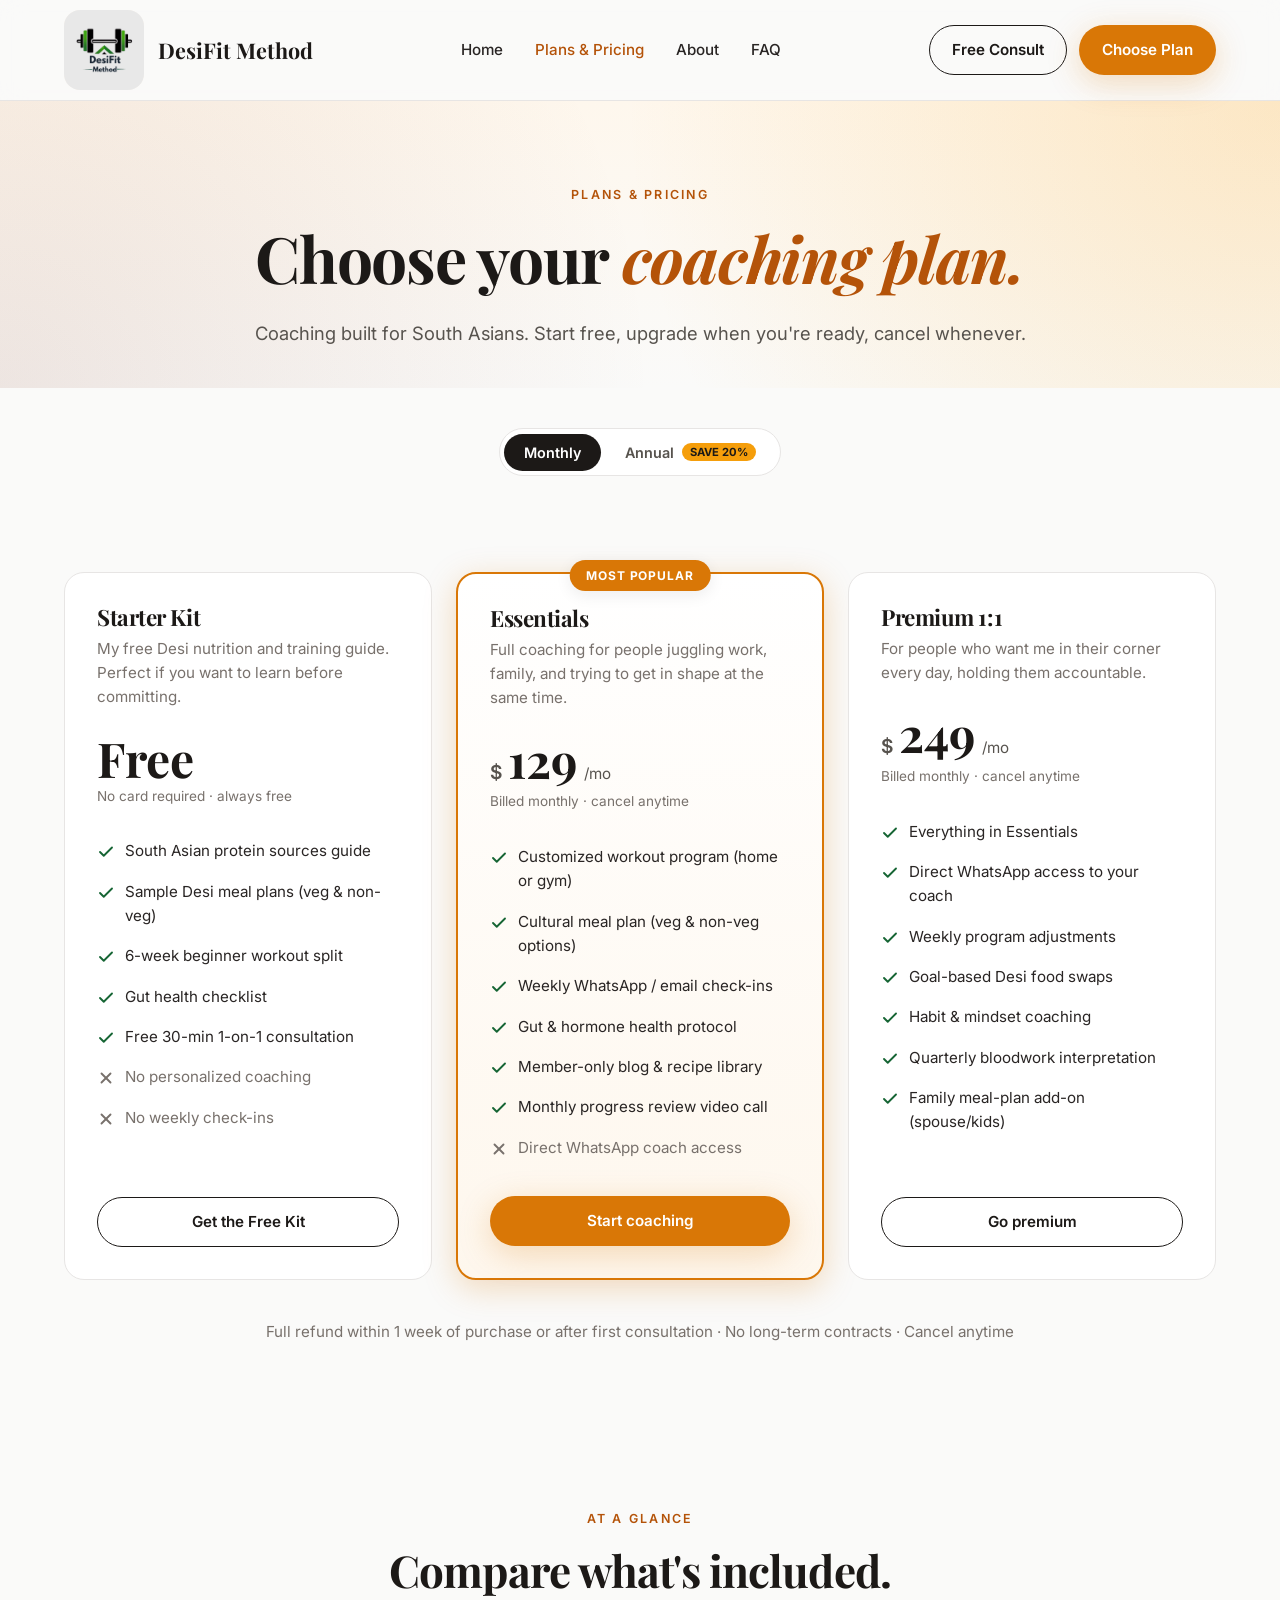
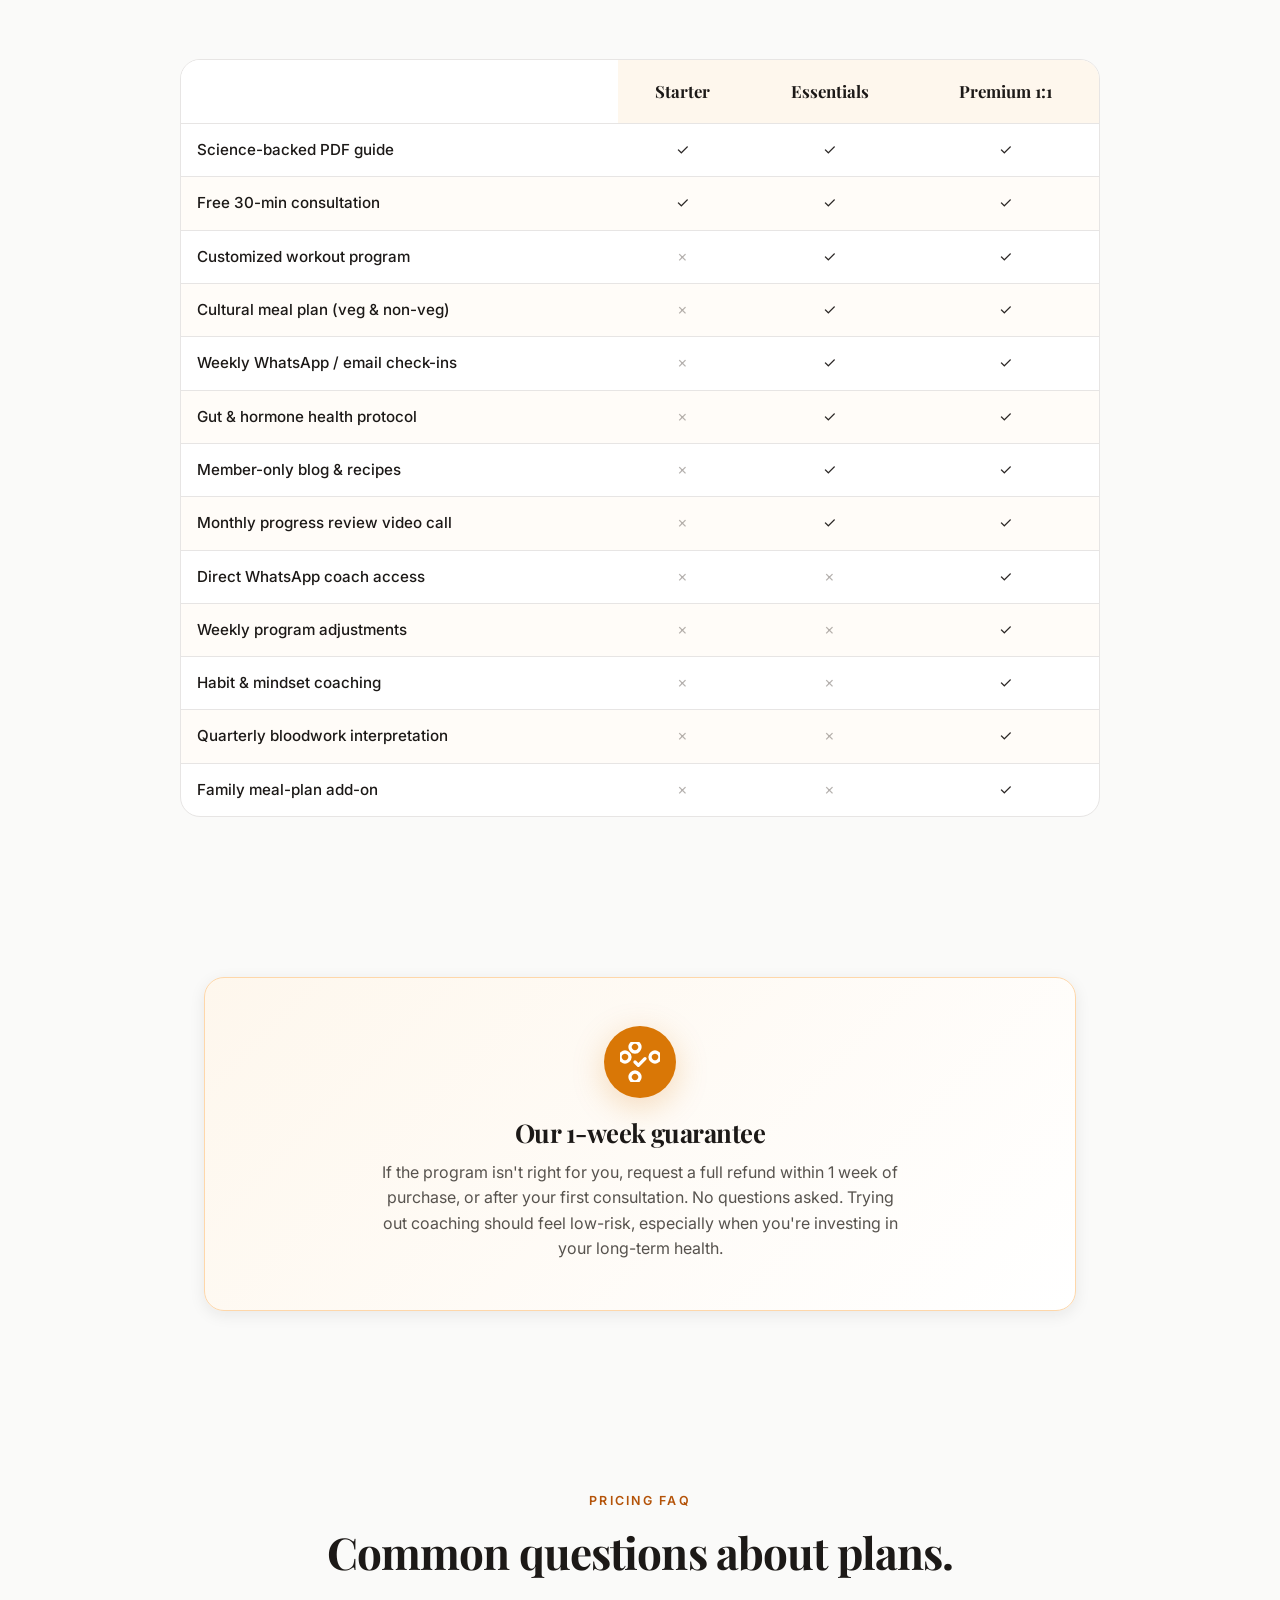
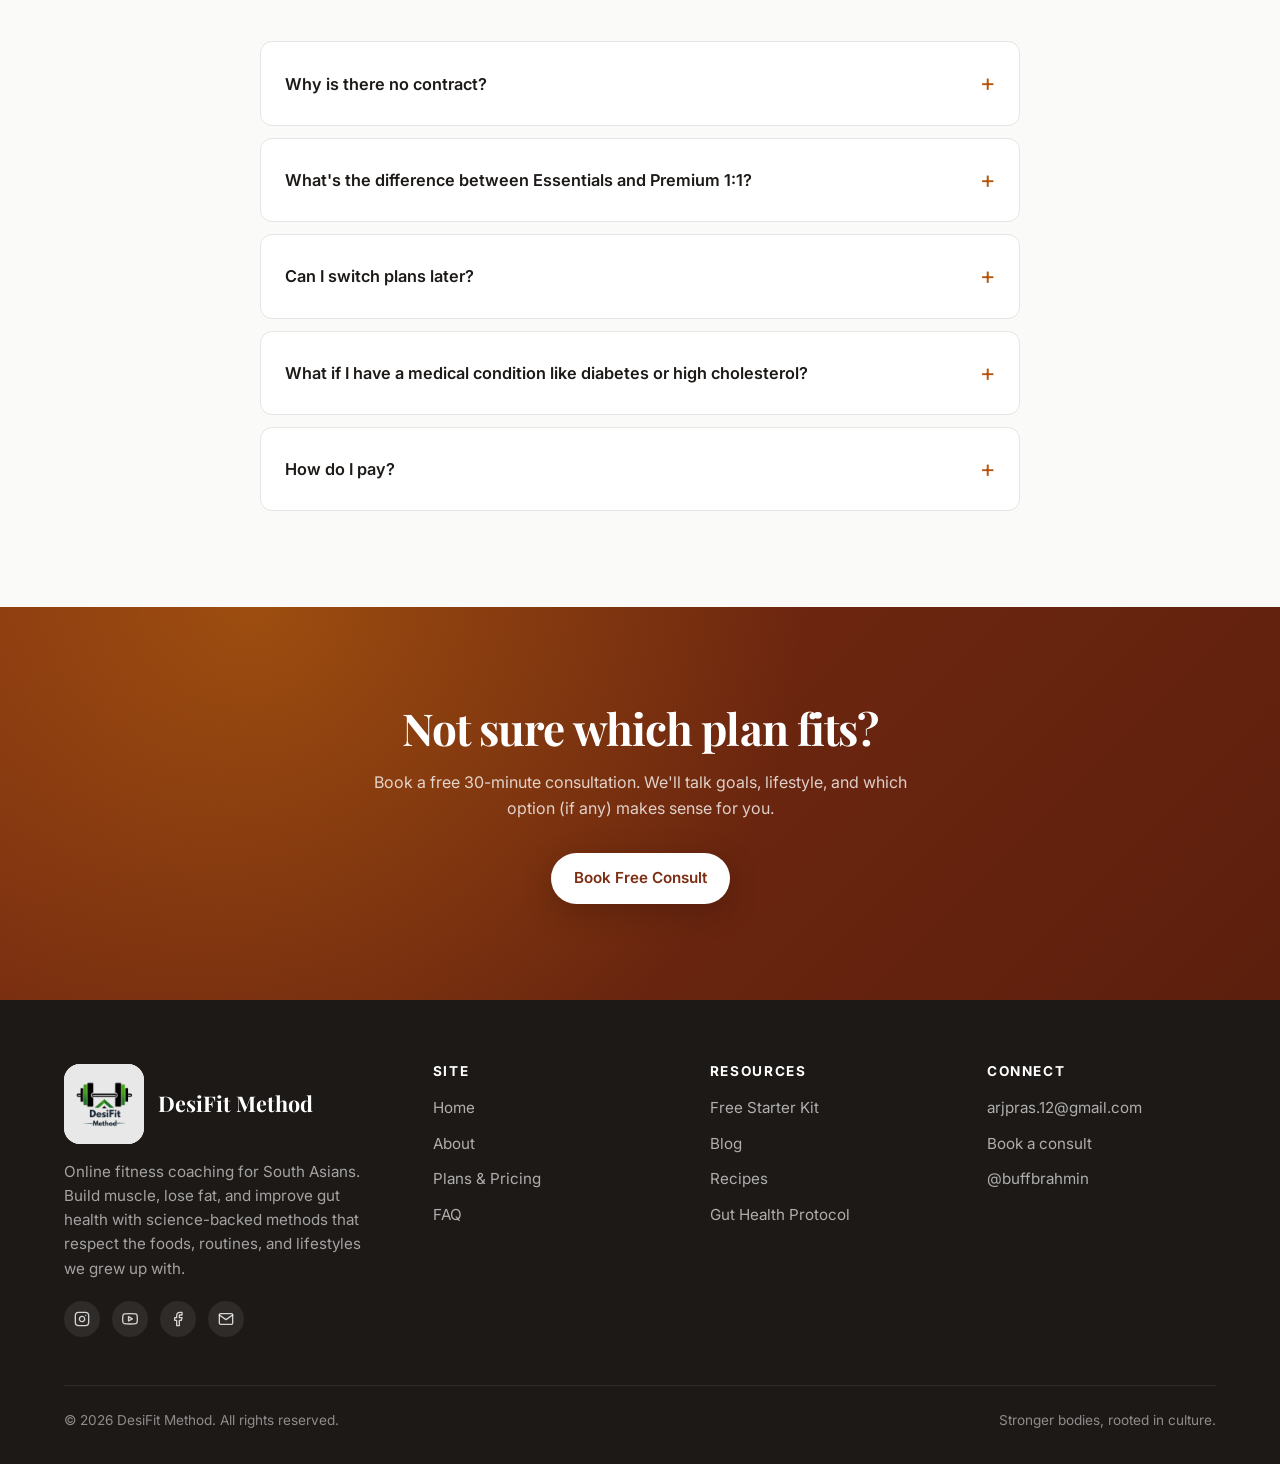
<file: plans.html>
<!DOCTYPE html>
<html lang="en">
<head>
  <meta charset="UTF-8" />
  <meta name="viewport" content="width=device-width, initial-scale=1.0" />
  <title>Plans &amp; Pricing | DesiFit Method</title>
  <meta name="description" content="Pick your DesiFit Method plan. From a free Starter Kit to fully personalized 1-on-1 coaching, all built around South Asian fitness, training, and gut health." />
  <link rel="icon" type="image/png" href="assets/DesiFit%20Method/DesiFit Method (256 x 256 px).png" />
  <link rel="preconnect" href="https://fonts.googleapis.com" />
  <link rel="preconnect" href="https://fonts.gstatic.com" crossorigin />
  <link href="https://fonts.googleapis.com/css2?family=Inter:wght@400;500;600;700&family=Playfair+Display:ital,wght@0,500;0,600;0,700;1,600&display=swap" rel="stylesheet" />
  <link rel="stylesheet" href="styles.css" />
</head>
<body>

  <header class="site-header">
    <nav class="nav" aria-label="Primary">
      <a href="index.html" class="brand">
        <span class="brand-logo"><img src="assets/DesiFit%20Method/DesiFit Method (256 x 256 px).png" alt="DesiFit Method logo" /></span>
        <span>DesiFit Method</span>
      </a>
      <ul class="nav-links" id="navLinks">
        <li><a href="index.html">Home</a></li>
        <li><a href="plans.html" class="active">Plans &amp; Pricing</a></li>
        <li><a href="about.html">About</a></li>
        <li><a href="index.html#faq">FAQ</a></li>
      </ul>
      <div class="nav-cta">
        <a href="https://calendly.com/arjpras-12/30min" target="_blank" rel="noopener" class="btn btn-secondary">Free Consult</a>
        <a href="#plans" class="btn btn-primary">Choose Plan</a>
        <button class="nav-toggle" aria-label="Toggle navigation" id="navToggle">
          <span></span><span></span><span></span>
        </button>
      </div>
    </nav>
  </header>

  <main>

    <!-- HEADER -->
    <section class="hero" style="padding: 80px 0 40px;">
      <div class="container-narrow" style="text-align: center;">
        <span class="eyebrow reveal">Plans &amp; Pricing</span>
        <h1 class="reveal">Choose your <span class="accent">coaching plan.</span></h1>
        <p class="reveal" style="margin: 24px auto 0; font-size: 1.15rem;">Coaching built for South Asians. Start free, upgrade when you're ready, cancel whenever.</p>
      </div>
    </section>

    <!-- PRICING -->
    <section id="plans" style="padding: 40px 0 80px;">
      <div class="container">

        <div style="display:flex; justify-content:center; margin-bottom: 40px;">
          <div class="pricing-toggle reveal" role="tablist" aria-label="Billing period">
            <button id="billingMonthly" class="active" role="tab" aria-selected="true">Monthly</button>
            <button id="billingAnnual" role="tab" aria-selected="false">Annual <span class="save-pill">SAVE 20%</span></button>
          </div>
        </div>

        <div class="plans">

          <!-- STARTER -->
          <article class="plan reveal">
            <h3>Starter Kit</h3>
            <p class="plan-pitch">My free Desi nutrition and training guide. Perfect if you want to learn before committing.</p>
            <div class="price"><span class="amount">Free</span></div>
            <p class="price-note">No card required · always free</p>
            <ul>
              <li><svg width="18" height="18" viewBox="0 0 24 24" fill="none" stroke="currentColor" stroke-width="2.5" stroke-linecap="round" stroke-linejoin="round"><polyline points="20 6 9 17 4 12"/></svg> South Asian protein sources guide</li>
              <li><svg width="18" height="18" viewBox="0 0 24 24" fill="none" stroke="currentColor" stroke-width="2.5" stroke-linecap="round" stroke-linejoin="round"><polyline points="20 6 9 17 4 12"/></svg> Sample Desi meal plans (veg &amp; non-veg)</li>
              <li><svg width="18" height="18" viewBox="0 0 24 24" fill="none" stroke="currentColor" stroke-width="2.5" stroke-linecap="round" stroke-linejoin="round"><polyline points="20 6 9 17 4 12"/></svg> 6-week beginner workout split</li>
              <li><svg width="18" height="18" viewBox="0 0 24 24" fill="none" stroke="currentColor" stroke-width="2.5" stroke-linecap="round" stroke-linejoin="round"><polyline points="20 6 9 17 4 12"/></svg> Gut health checklist</li>
              <li><svg width="18" height="18" viewBox="0 0 24 24" fill="none" stroke="currentColor" stroke-width="2.5" stroke-linecap="round" stroke-linejoin="round"><polyline points="20 6 9 17 4 12"/></svg> Free 30-min 1-on-1 consultation</li>
              <li class="muted"><svg width="18" height="18" viewBox="0 0 24 24" fill="none" stroke="currentColor" stroke-width="2.5" stroke-linecap="round" stroke-linejoin="round"><line x1="18" y1="6" x2="6" y2="18"/><line x1="6" y1="6" x2="18" y2="18"/></svg> No personalized coaching</li>
              <li class="muted"><svg width="18" height="18" viewBox="0 0 24 24" fill="none" stroke="currentColor" stroke-width="2.5" stroke-linecap="round" stroke-linejoin="round"><line x1="18" y1="6" x2="6" y2="18"/><line x1="6" y1="6" x2="18" y2="18"/></svg> No weekly check-ins</li>
            </ul>
            <a href="#" class="btn btn-secondary btn-block js-starter-kit">Get the Free Kit</a>
          </article>

          <!-- ESSENTIALS -->
          <article class="plan featured reveal">
            <span class="plan-tag">Most Popular</span>
            <h3>Essentials</h3>
            <p class="plan-pitch">Full coaching for people juggling work, family, and trying to get in shape at the same time.</p>
            <div class="price">
              <span class="currency">$</span>
              <span class="amount" data-monthly="129" data-annual="103">129</span>
              <span class="period">/mo</span>
            </div>
            <p class="price-note" data-monthly="Billed monthly · cancel anytime" data-annual="Billed annually at $1,238 · save $310/yr">Billed monthly · cancel anytime</p>
            <ul>
              <li><svg width="18" height="18" viewBox="0 0 24 24" fill="none" stroke="currentColor" stroke-width="2.5" stroke-linecap="round" stroke-linejoin="round"><polyline points="20 6 9 17 4 12"/></svg> Customized workout program (home or gym)</li>
              <li><svg width="18" height="18" viewBox="0 0 24 24" fill="none" stroke="currentColor" stroke-width="2.5" stroke-linecap="round" stroke-linejoin="round"><polyline points="20 6 9 17 4 12"/></svg> Cultural meal plan (veg &amp; non-veg options)</li>
              <li><svg width="18" height="18" viewBox="0 0 24 24" fill="none" stroke="currentColor" stroke-width="2.5" stroke-linecap="round" stroke-linejoin="round"><polyline points="20 6 9 17 4 12"/></svg> Weekly WhatsApp / email check-ins</li>
              <li><svg width="18" height="18" viewBox="0 0 24 24" fill="none" stroke="currentColor" stroke-width="2.5" stroke-linecap="round" stroke-linejoin="round"><polyline points="20 6 9 17 4 12"/></svg> Gut &amp; hormone health protocol</li>
              <li><svg width="18" height="18" viewBox="0 0 24 24" fill="none" stroke="currentColor" stroke-width="2.5" stroke-linecap="round" stroke-linejoin="round"><polyline points="20 6 9 17 4 12"/></svg> Member-only blog &amp; recipe library</li>
              <li><svg width="18" height="18" viewBox="0 0 24 24" fill="none" stroke="currentColor" stroke-width="2.5" stroke-linecap="round" stroke-linejoin="round"><polyline points="20 6 9 17 4 12"/></svg> Monthly progress review video call</li>
              <li class="muted"><svg width="18" height="18" viewBox="0 0 24 24" fill="none" stroke="currentColor" stroke-width="2.5" stroke-linecap="round" stroke-linejoin="round"><line x1="18" y1="6" x2="6" y2="18"/><line x1="6" y1="6" x2="18" y2="18"/></svg> Direct WhatsApp coach access</li>
            </ul>
            <a href="https://calendly.com/arjpras-12/30min" target="_blank" rel="noopener" class="btn btn-primary btn-block">Start coaching</a>
          </article>

          <!-- PREMIUM -->
          <article class="plan reveal">
            <h3>Premium 1:1</h3>
            <p class="plan-pitch">For people who want me in their corner every day, holding them accountable.</p>
            <div class="price">
              <span class="currency">$</span>
              <span class="amount" data-monthly="249" data-annual="199">249</span>
              <span class="period">/mo</span>
            </div>
            <p class="price-note" data-monthly="Billed monthly · cancel anytime" data-annual="Billed annually at $2,388 · save $600/yr">Billed monthly · cancel anytime</p>
            <ul>
              <li><svg width="18" height="18" viewBox="0 0 24 24" fill="none" stroke="currentColor" stroke-width="2.5" stroke-linecap="round" stroke-linejoin="round"><polyline points="20 6 9 17 4 12"/></svg> Everything in Essentials</li>
              <li><svg width="18" height="18" viewBox="0 0 24 24" fill="none" stroke="currentColor" stroke-width="2.5" stroke-linecap="round" stroke-linejoin="round"><polyline points="20 6 9 17 4 12"/></svg> Direct WhatsApp access to your coach</li>
              <li><svg width="18" height="18" viewBox="0 0 24 24" fill="none" stroke="currentColor" stroke-width="2.5" stroke-linecap="round" stroke-linejoin="round"><polyline points="20 6 9 17 4 12"/></svg> Weekly program adjustments</li>
              <li><svg width="18" height="18" viewBox="0 0 24 24" fill="none" stroke="currentColor" stroke-width="2.5" stroke-linecap="round" stroke-linejoin="round"><polyline points="20 6 9 17 4 12"/></svg> Goal-based Desi food swaps</li>
              <li><svg width="18" height="18" viewBox="0 0 24 24" fill="none" stroke="currentColor" stroke-width="2.5" stroke-linecap="round" stroke-linejoin="round"><polyline points="20 6 9 17 4 12"/></svg> Habit &amp; mindset coaching</li>
              <li><svg width="18" height="18" viewBox="0 0 24 24" fill="none" stroke="currentColor" stroke-width="2.5" stroke-linecap="round" stroke-linejoin="round"><polyline points="20 6 9 17 4 12"/></svg> Quarterly bloodwork interpretation</li>
              <li><svg width="18" height="18" viewBox="0 0 24 24" fill="none" stroke="currentColor" stroke-width="2.5" stroke-linecap="round" stroke-linejoin="round"><polyline points="20 6 9 17 4 12"/></svg> Family meal-plan add-on (spouse/kids)</li>
            </ul>
            <a href="https://calendly.com/arjpras-12/30min" target="_blank" rel="noopener" class="btn btn-secondary btn-block">Go premium</a>
          </article>
        </div>

        <p style="text-align: center; margin-top: 40px; color: var(--color-soft); font-size: 0.95rem;">
          Full refund within 1 week of purchase or after first consultation · No long-term contracts · Cancel anytime
        </p>
      </div>
    </section>

    <!-- COMPARISON TABLE -->
    <section style="background: var(--color-bg); padding: 80px 0;">
      <div class="container">
        <div class="section-header reveal">
          <span class="eyebrow">At a glance</span>
          <h2>Compare what's included.</h2>
        </div>

        <div class="compare-wrap reveal">
          <table class="compare">
            <thead>
              <tr>
                <th></th>
                <th>Starter</th>
                <th>Essentials</th>
                <th>Premium 1:1</th>
              </tr>
            </thead>
            <tbody>
              <tr><td>Science-backed PDF guide</td><td>✓</td><td>✓</td><td>✓</td></tr>
              <tr><td>Free 30-min consultation</td><td>✓</td><td>✓</td><td>✓</td></tr>
              <tr><td>Customized workout program</td><td><span class="x">✗</span></td><td>✓</td><td>✓</td></tr>
              <tr><td>Cultural meal plan (veg &amp; non-veg)</td><td><span class="x">✗</span></td><td>✓</td><td>✓</td></tr>
              <tr><td>Weekly WhatsApp / email check-ins</td><td><span class="x">✗</span></td><td>✓</td><td>✓</td></tr>
              <tr><td>Gut &amp; hormone health protocol</td><td><span class="x">✗</span></td><td>✓</td><td>✓</td></tr>
              <tr><td>Member-only blog &amp; recipes</td><td><span class="x">✗</span></td><td>✓</td><td>✓</td></tr>
              <tr><td>Monthly progress review video call</td><td><span class="x">✗</span></td><td>✓</td><td>✓</td></tr>
              <tr><td>Direct WhatsApp coach access</td><td><span class="x">✗</span></td><td><span class="x">✗</span></td><td>✓</td></tr>
              <tr><td>Weekly program adjustments</td><td><span class="x">✗</span></td><td><span class="x">✗</span></td><td>✓</td></tr>
              <tr><td>Habit &amp; mindset coaching</td><td><span class="x">✗</span></td><td><span class="x">✗</span></td><td>✓</td></tr>
              <tr><td>Quarterly bloodwork interpretation</td><td><span class="x">✗</span></td><td><span class="x">✗</span></td><td>✓</td></tr>
              <tr><td>Family meal-plan add-on</td><td><span class="x">✗</span></td><td><span class="x">✗</span></td><td>✓</td></tr>
            </tbody>
          </table>
        </div>
      </div>
    </section>

    <!-- GUARANTEE -->
    <section style="padding: 80px 0;">
      <div class="container-narrow">
        <div class="guarantee-card reveal">
          <div class="guarantee-icon" aria-hidden="true">
            <svg width="40" height="40" viewBox="0 0 24 24" fill="none" stroke="currentColor" stroke-width="2" stroke-linecap="round" stroke-linejoin="round"><path d="M9 12l2 2 4-4"/><path d="M21 12c-1 0-3-1-3-3s2-3 3-3 3 1 3 3-2 3-3 3z"/><path d="M3 12c1 0 3-1 3-3s-2-3-3-3-3 1-3 3 2 3 3 3z"/><path d="M12 3c0 1-1 3-3 3s-3-2-3-3 1-3 3-3 3 2 3 3z"/><path d="M12 21c0-1-1-3-3-3s-3 2-3 3 1 3 3 3 3-2 3-3z"/></svg>
          </div>
          <h3>Our 1-week guarantee</h3>
          <p>If the program isn't right for you, request a full refund within 1 week of purchase, or after your first consultation. No questions asked. Trying out coaching should feel low-risk, especially when you're investing in your long-term health.</p>
        </div>
      </div>
    </section>

    <!-- FAQ -->
    <section id="faq" style="background: var(--color-bg);">
      <div class="container-narrow">
        <div class="section-header reveal">
          <span class="eyebrow">Pricing FAQ</span>
          <h2>Common questions about plans.</h2>
        </div>

        <div class="faq-list">
          <details class="faq reveal">
            <summary>Why is there no contract?</summary>
            <div class="faq-body">Sustainable habits take time, but you shouldn't be locked in. All plans are month-to-month, and we'd rather earn your subscription each month with real results than trap you in a year-long commitment.</div>
          </details>
          <details class="faq reveal">
            <summary>What's the difference between Essentials and Premium 1:1?</summary>
            <div class="faq-body">Essentials gives you a fully customized program with weekly check-ins and a monthly review call. Perfect if you're self-driven and just need a smart plan. Premium 1:1 adds direct WhatsApp access to me, weekly program tweaks, habit coaching, bloodwork interpretation, and a family meal-plan add-on. It's for people who want hands-on accountability and are using fitness as part of a bigger longevity strategy.</div>
          </details>
          <details class="faq reveal">
            <summary>Can I switch plans later?</summary>
            <div class="faq-body">Yes, anytime. Most clients start on Essentials, then upgrade to Premium when life gets busy and accountability becomes the bottleneck.</div>
          </details>
          <details class="faq reveal">
            <summary>What if I have a medical condition like diabetes or high cholesterol?</summary>
            <div class="faq-body">South Asian-specific health risks (insulin resistance, fatty liver, cardiovascular markers) are things we plan around constantly. Bring your numbers to your free consultation. If your condition needs medical supervision, I'll tell you honestly. Coaching always works alongside your physician, not instead of one.</div>
          </details>
          <details class="faq reveal">
            <summary>How do I pay?</summary>
            <div class="faq-body">All major credit cards and PayPal. Annual plans get a 20% discount and are paid upfront. Monthly plans renew automatically and can be canceled anytime from your account.</div>
          </details>
        </div>
      </div>
    </section>

    <!-- CTA -->
    <section class="cta-band">
      <div class="container-narrow reveal">
        <h2>Not sure which plan fits?</h2>
        <p>Book a free 30-minute consultation. We'll talk goals, lifestyle, and which option (if any) makes sense for you.</p>
        <a href="https://calendly.com/arjpras-12/30min" target="_blank" rel="noopener" class="btn btn-primary">Book Free Consult</a>
      </div>
    </section>

  </main>

  <!-- FOOTER -->
  <footer class="site-footer">
    <div class="container">
      <div class="footer-grid">
        <div class="footer-brand">
          <a href="index.html" class="brand" style="color:#fff;">
            <span class="brand-logo"><img src="assets/DesiFit%20Method/DesiFit Method (256 x 256 px).png" alt="DesiFit Method logo" /></span>
            <span>DesiFit Method</span>
          </a>
          <p>Online fitness coaching for South Asians. Build muscle, lose fat, and improve gut health with science-backed methods that respect the foods, routines, and lifestyles we grew up with.</p>
          <div class="socials">
            <a href="https://instagram.com/buffbrahmin/" target="_blank" rel="noopener" aria-label="Instagram"><svg width="16" height="16" viewBox="0 0 24 24" fill="none" stroke="currentColor" stroke-width="2" stroke-linecap="round" stroke-linejoin="round"><rect x="2" y="2" width="20" height="20" rx="5" ry="5"/><path d="M16 11.37A4 4 0 1 1 12.63 8 4 4 0 0 1 16 11.37z"/><line x1="17.5" y1="6.5" x2="17.51" y2="6.5"/></svg></a>
            <a href="#" aria-label="YouTube"><svg width="16" height="16" viewBox="0 0 24 24" fill="none" stroke="currentColor" stroke-width="2" stroke-linecap="round" stroke-linejoin="round"><path d="M22.54 6.42a2.78 2.78 0 0 0-1.94-2C18.88 4 12 4 12 4s-6.88 0-8.6.46a2.78 2.78 0 0 0-1.94 2A29 29 0 0 0 1 11.75a29 29 0 0 0 .46 5.33A2.78 2.78 0 0 0 3.4 19c1.72.46 8.6.46 8.6.46s6.88 0 8.6-.46a2.78 2.78 0 0 0 1.94-2 29 29 0 0 0 .46-5.25 29 29 0 0 0-.46-5.33z"/><polygon points="9.75 15.02 15.5 11.75 9.75 8.48 9.75 15.02"/></svg></a>
            <a href="#" aria-label="Facebook"><svg width="16" height="16" viewBox="0 0 24 24" fill="none" stroke="currentColor" stroke-width="2" stroke-linecap="round" stroke-linejoin="round"><path d="M18 2h-3a5 5 0 0 0-5 5v3H7v4h3v8h4v-8h3l1-4h-4V7a1 1 0 0 1 1-1h3z"/></svg></a>
            <a href="mailto:arjpras.12@gmail.com" aria-label="Email"><svg width="16" height="16" viewBox="0 0 24 24" fill="none" stroke="currentColor" stroke-width="2" stroke-linecap="round" stroke-linejoin="round"><path d="M4 4h16c1.1 0 2 .9 2 2v12c0 1.1-.9 2-2 2H4c-1.1 0-2-.9-2-2V6c0-1.1.9-2 2-2z"/><polyline points="22,6 12,13 2,6"/></svg></a>
          </div>
        </div>
        <div class="footer-col">
          <h4>Site</h4>
          <ul>
            <li><a href="index.html">Home</a></li>
            <li><a href="about.html">About</a></li>
            <li><a href="plans.html">Plans &amp; Pricing</a></li>
            <li><a href="index.html#faq">FAQ</a></li>
          </ul>
        </div>
        <div class="footer-col">
          <h4>Resources</h4>
          <ul>
            <li><a href="#" class="js-starter-kit">Free Starter Kit</a></li>
            <li><a href="#">Blog</a></li>
            <li><a href="#">Recipes</a></li>
            <li><a href="#">Gut Health Protocol</a></li>
          </ul>
        </div>
        <div class="footer-col">
          <h4>Connect</h4>
          <ul>
            <li><a href="mailto:arjpras.12@gmail.com">arjpras.12@gmail.com</a></li>
            <li><a href="https://calendly.com/arjpras-12/30min" target="_blank" rel="noopener">Book a consult</a></li>
            <li><a href="https://instagram.com/buffbrahmin/" target="_blank" rel="noopener">@buffbrahmin</a></li>
          </ul>
        </div>
      </div>
      <div class="footer-bottom">
        <span>© 2026 DesiFit Method. All rights reserved.</span>
        <span>Stronger bodies, rooted in culture.</span>
      </div>
    </div>
  </footer>

  <script src="script.js"></script>
</body>
</html>
</file>
<file: styles.css>
/* DesiFit Method — Landing Page Styles */

:root {
  --color-saffron: #D97706;
  --color-saffron-deep: #B45309;
  --color-turmeric: #F59E0B;
  --color-maroon: #7C2D12;
  --color-cream: #FEF7ED;
  --color-cream-deep: #FED7AA;
  --color-charcoal: #1C1917;
  --color-ink: #292524;
  --color-muted: #57534E;
  --color-soft: #78716C;
  --color-line: #E7E5E4;
  --color-bg: #FAFAF9;
  --color-white: #FFFFFF;
  --color-success: #166534;

  --font-display: 'Playfair Display', Georgia, 'Times New Roman', serif;
  --font-body: 'Inter', -apple-system, BlinkMacSystemFont, 'Segoe UI', sans-serif;

  --radius-sm: 6px;
  --radius: 12px;
  --radius-lg: 20px;
  --radius-xl: 32px;

  --shadow-sm: 0 1px 2px rgba(28, 25, 23, 0.06);
  --shadow: 0 4px 16px rgba(28, 25, 23, 0.08);
  --shadow-lg: 0 16px 48px rgba(28, 25, 23, 0.12);
  --shadow-glow: 0 8px 32px rgba(217, 119, 6, 0.25);

  --container: 1200px;
  --container-narrow: 920px;
}

* { box-sizing: border-box; margin: 0; padding: 0; }

html { scroll-behavior: smooth; }

body {
  font-family: var(--font-body);
  color: var(--color-ink);
  background: var(--color-bg);
  line-height: 1.6;
  -webkit-font-smoothing: antialiased;
  -moz-osx-font-smoothing: grayscale;
}

img { max-width: 100%; display: block; }

a { color: inherit; text-decoration: none; }

.container {
  max-width: var(--container);
  margin: 0 auto;
  padding: 0 24px;
}

.container-narrow {
  max-width: var(--container-narrow);
  margin: 0 auto;
  padding: 0 24px;
}

/* ---------- Typography ---------- */

h1, h2, h3, h4 {
  font-family: var(--font-display);
  font-weight: 700;
  color: var(--color-charcoal);
  line-height: 1.15;
  letter-spacing: -0.02em;
}

h1 { font-size: clamp(2.4rem, 5vw, 4rem); }
h2 { font-size: clamp(1.9rem, 3.5vw, 2.75rem); }
h3 { font-size: clamp(1.25rem, 2vw, 1.5rem); }

p { color: var(--color-muted); }

.eyebrow {
  display: inline-block;
  font-family: var(--font-body);
  font-size: 0.78rem;
  letter-spacing: 0.18em;
  text-transform: uppercase;
  font-weight: 600;
  color: var(--color-saffron-deep);
  margin-bottom: 16px;
}

.lead {
  font-size: 1.15rem;
  color: var(--color-muted);
  max-width: 620px;
}

/* ---------- Header / Nav ---------- */

.site-header {
  position: sticky;
  top: 0;
  z-index: 50;
  background: rgba(250, 250, 249, 0.85);
  backdrop-filter: saturate(180%) blur(12px);
  -webkit-backdrop-filter: saturate(180%) blur(12px);
  border-bottom: 1px solid var(--color-line);
}

.nav {
  display: flex;
  align-items: center;
  justify-content: space-between;
  height: 100px;
  max-width: var(--container);
  margin: 0 auto;
  padding: 0 24px;
}

.brand {
  display: flex;
  align-items: center;
  gap: 14px;
  font-family: var(--font-display);
  font-weight: 700;
  font-size: 1.35rem;
  color: var(--color-charcoal);
}

.brand-logo {
  width: 80px;
  height: 80px;
  border-radius: 16px;
  background: var(--color-cream);
  display: grid;
  place-items: center;
  overflow: hidden;
  flex-shrink: 0;
}

.brand-logo img {
  width: 100%;
  height: 100%;
  object-fit: contain;
  transform: scale(1.32);
  transform-origin: center;
}

.nav-links {
  display: flex;
  align-items: center;
  gap: 32px;
  list-style: none;
}

.nav-links a {
  font-size: 0.95rem;
  font-weight: 500;
  color: var(--color-ink);
  transition: color 0.18s ease;
}

.nav-links a:hover,
.nav-links a.active { color: var(--color-saffron-deep); }

.nav-cta { display: flex; gap: 12px; align-items: center; }

.nav-toggle {
  display: none;
  background: none;
  border: 0;
  cursor: pointer;
  padding: 8px;
}

.nav-toggle span {
  display: block;
  width: 22px;
  height: 2px;
  background: var(--color-charcoal);
  margin: 4px 0;
  border-radius: 2px;
  transition: transform 0.2s ease, opacity 0.2s ease;
}

/* ---------- Buttons ---------- */

.btn {
  display: inline-flex;
  align-items: center;
  justify-content: center;
  gap: 8px;
  padding: 12px 22px;
  font-family: var(--font-body);
  font-weight: 600;
  font-size: 0.95rem;
  border-radius: 999px;
  border: 1px solid transparent;
  cursor: pointer;
  transition: transform 0.15s ease, box-shadow 0.2s ease, background 0.2s ease, color 0.2s ease;
  white-space: nowrap;
}

.btn-primary {
  background: var(--color-saffron);
  color: #fff;
  box-shadow: var(--shadow-glow);
}

.btn-primary:hover {
  background: var(--color-saffron-deep);
  transform: translateY(-1px);
}

.btn-secondary {
  background: transparent;
  color: var(--color-charcoal);
  border-color: var(--color-charcoal);
}

.btn-secondary:hover {
  background: var(--color-charcoal);
  color: #fff;
}

.btn-ghost {
  background: transparent;
  color: var(--color-ink);
}

.btn-ghost:hover { color: var(--color-saffron-deep); }

.btn-block { width: 100%; }

/* ---------- Hero ---------- */

.hero {
  position: relative;
  padding: 96px 0 80px;
  background:
    radial-gradient(circle at 100% 0%, rgba(245, 158, 11, 0.18), transparent 50%),
    radial-gradient(circle at 0% 100%, rgba(124, 45, 18, 0.10), transparent 50%),
    linear-gradient(180deg, var(--color-cream) 0%, var(--color-bg) 100%);
  overflow: hidden;
}

.hero-grid {
  display: grid;
  grid-template-columns: 1.1fr 1fr;
  gap: 64px;
  align-items: center;
}

.hero h1 { margin-bottom: 24px; }

.hero h1 .accent {
  color: var(--color-saffron-deep);
  font-style: italic;
}

.hero p { font-size: 1.15rem; margin-bottom: 32px; }

.hero-cta { display: flex; gap: 14px; flex-wrap: wrap; margin-bottom: 32px; }

.hero-trust {
  display: flex;
  align-items: center;
  gap: 16px;
  font-size: 0.9rem;
  color: var(--color-soft);
}

.avatars { display: flex; }
.avatar {
  width: 36px;
  height: 36px;
  border-radius: 50%;
  border: 2px solid var(--color-bg);
  background: linear-gradient(135deg, var(--color-turmeric), var(--color-saffron-deep));
  margin-left: -10px;
  display: grid;
  place-items: center;
  color: #fff;
  font-weight: 700;
  font-size: 0.78rem;
}
.avatar:first-child { margin-left: 0; }

.hero-visual {
  position: relative;
  aspect-ratio: 4 / 5;
  border-radius: var(--radius-xl);
  background:
    linear-gradient(135deg, rgba(217, 119, 6, 0.12), rgba(124, 45, 18, 0.18)),
    repeating-linear-gradient(45deg, var(--color-cream-deep) 0 12px, var(--color-cream) 12px 24px);
  overflow: hidden;
  box-shadow: var(--shadow-lg);
  isolation: isolate;
}

.hero-photo {
  position: absolute;
  inset: 0;
  width: 100%;
  height: 100%;
  object-fit: cover;
  z-index: 0;
}

.hero-visual::after {
  content: "";
  position: absolute;
  inset: 0;
  background: linear-gradient(180deg, rgba(28, 25, 23, 0) 40%, rgba(28, 25, 23, 0.78) 100%);
  pointer-events: none;
  z-index: 1;
}

.hero-visual-overlay {
  position: absolute;
  left: 0;
  right: 0;
  bottom: 0;
  padding: 28px;
  text-align: left;
  z-index: 2;
  color: #fff;
}

.hero-visual-overlay .badge {
  display: inline-flex;
  align-items: center;
  gap: 8px;
  background: #fff;
  padding: 8px 14px;
  border-radius: 999px;
  font-size: 0.8rem;
  font-weight: 600;
  color: var(--color-saffron-deep);
  box-shadow: var(--shadow);
  margin-bottom: 14px;
}

.hero-visual-overlay h3 {
  font-size: 1.8rem;
  color: #fff;
  margin-bottom: 6px;
}

.hero-visual-overlay p {
  color: rgba(255,255,255,0.92);
  font-weight: 500;
  margin: 0;
}

.hero-floating {
  position: absolute;
  background: #fff;
  padding: 12px 16px;
  border-radius: var(--radius);
  box-shadow: var(--shadow-lg);
  font-size: 0.85rem;
  display: flex;
  align-items: center;
  gap: 10px;
  z-index: 3;
  max-width: calc(100% - 32px);
}

.hero-floating .dot {
  width: 8px;
  height: 8px;
  border-radius: 50%;
  background: var(--color-success);
  flex-shrink: 0;
}

.hero-floating.top { top: 16px; left: 16px; max-width: calc(55% - 8px); }
.hero-floating.bottom { top: 16px; right: 16px; max-width: calc(55% - 8px); }

/* ---------- Sections ---------- */

section { padding: 96px 0; }

.section-header { text-align: center; margin-bottom: 64px; }
.section-header p { max-width: 640px; margin: 16px auto 0; }

/* ---------- Vision / Mission band ---------- */

.vm-band {
  background: var(--color-charcoal);
  color: #fff;
  position: relative;
  overflow: hidden;
}

.vm-band::before {
  content: "";
  position: absolute;
  inset: 0;
  background:
    radial-gradient(circle at 20% 30%, rgba(245, 158, 11, 0.18), transparent 40%),
    radial-gradient(circle at 80% 80%, rgba(217, 119, 6, 0.14), transparent 40%);
  pointer-events: none;
}

.vm-band > .container { position: relative; }

.vm-band h2, .vm-band h3 { color: #fff; }
.vm-band p { color: rgba(255,255,255,0.72); }

.vm-grid {
  display: grid;
  grid-template-columns: 1fr 1fr;
  gap: 48px;
  align-items: start;
}

.vm-card {
  background: rgba(255,255,255,0.04);
  border: 1px solid rgba(255,255,255,0.08);
  border-radius: var(--radius-lg);
  padding: 32px;
}

.vm-card .icon-circle {
  width: 48px;
  height: 48px;
  border-radius: 12px;
  background: linear-gradient(135deg, var(--color-turmeric), var(--color-saffron-deep));
  display: grid;
  place-items: center;
  margin-bottom: 20px;
  font-size: 1.4rem;
}

.vm-card h3 { margin-bottom: 12px; }

/* ---------- Pillars ---------- */

.pillars {
  display: grid;
  grid-template-columns: repeat(3, 1fr);
  gap: 28px;
}

.pillar {
  background: #fff;
  border: 1px solid var(--color-line);
  border-radius: var(--radius-lg);
  padding: 32px;
  transition: transform 0.2s ease, box-shadow 0.2s ease, border-color 0.2s ease;
}

.pillar:hover {
  transform: translateY(-4px);
  box-shadow: var(--shadow-lg);
  border-color: var(--color-cream-deep);
}

.pillar .icon {
  width: 56px;
  height: 56px;
  border-radius: 14px;
  background: var(--color-cream);
  color: var(--color-saffron-deep);
  display: grid;
  place-items: center;
  font-size: 1.6rem;
  margin-bottom: 20px;
}

.pillar h3 { margin-bottom: 12px; }

.pillar a {
  display: inline-flex;
  align-items: center;
  gap: 6px;
  margin-top: 20px;
  font-weight: 600;
  color: var(--color-saffron-deep);
  font-size: 0.95rem;
}

.pillar a:hover { gap: 10px; transition: gap 0.18s ease; }

/* ---------- Food Swaps ---------- */

.swap-grid {
  display: grid;
  grid-template-columns: repeat(3, 1fr);
  gap: 24px;
}

.swap-card {
  background: #fff;
  border: 1px solid var(--color-line);
  border-radius: var(--radius-lg);
  padding: 28px;
  transition: transform 0.2s ease, box-shadow 0.2s ease;
}

.swap-card:hover { transform: translateY(-4px); box-shadow: var(--shadow); }

.swap-emoji {
  font-size: 2rem;
  margin-bottom: 12px;
  display: inline-block;
}

.swap-card h4 {
  font-family: var(--font-display);
  font-size: 1.3rem;
  color: var(--color-charcoal);
  margin-bottom: 12px;
}

.swap-from {
  font-size: 0.9rem;
  color: var(--color-soft);
  text-decoration: line-through;
  text-decoration-color: rgba(120, 113, 108, 0.4);
  margin-bottom: 4px;
}

.swap-arrow {
  color: var(--color-saffron);
  font-size: 1.4rem;
  font-weight: 700;
  margin: 4px 0;
}

.swap-to {
  font-size: 1.02rem;
  color: var(--color-ink);
  margin-bottom: 12px;
}

.swap-impact {
  font-size: 0.85rem;
  color: var(--color-saffron-deep);
  font-weight: 600;
  padding-top: 12px;
  border-top: 1px solid var(--color-line);
}

.swap-card-highlight {
  background: linear-gradient(135deg, var(--color-cream-deep), var(--color-cream));
  border: 2px dashed var(--color-saffron);
  display: flex;
  flex-direction: column;
  justify-content: center;
  align-items: center;
  text-align: center;
  grid-column: 1 / -1;
}

.swap-card-highlight h4 { font-size: 1.5rem; }

.swap-card-highlight h4 { margin-bottom: 8px; }

@media (max-width: 960px) {
  .swap-grid { grid-template-columns: 1fr 1fr; }
}
@media (max-width: 600px) {
  .swap-grid { grid-template-columns: 1fr; }
}

/* ---------- How it works ---------- */

.how {
  background: linear-gradient(180deg, var(--color-bg), var(--color-cream));
}

.steps {
  display: grid;
  grid-template-columns: repeat(4, 1fr);
  gap: 24px;
  counter-reset: step;
}

.step {
  background: #fff;
  border-radius: var(--radius-lg);
  padding: 28px;
  border: 1px solid var(--color-line);
  position: relative;
}

.step::before {
  counter-increment: step;
  content: counter(step, decimal-leading-zero);
  font-family: var(--font-display);
  font-size: 1.6rem;
  font-weight: 700;
  color: var(--color-saffron);
  display: block;
  margin-bottom: 12px;
}

.step h4 { font-size: 1.1rem; margin-bottom: 8px; }
.step p { font-size: 0.95rem; }

/* ---------- Pricing ---------- */

.pricing-toggle {
  display: inline-flex;
  align-items: center;
  background: #fff;
  border: 1px solid var(--color-line);
  border-radius: 999px;
  padding: 4px;
  gap: 4px;
  margin-bottom: 56px;
}

.pricing-toggle button {
  font-family: inherit;
  font-size: 0.9rem;
  font-weight: 600;
  padding: 10px 20px;
  border-radius: 999px;
  border: 0;
  background: transparent;
  color: var(--color-muted);
  cursor: pointer;
  transition: all 0.18s ease;
  display: inline-flex;
  align-items: center;
  gap: 8px;
}

.pricing-toggle button.active {
  background: var(--color-charcoal);
  color: #fff;
}

.pricing-toggle .save-pill {
  font-size: 0.7rem;
  background: var(--color-turmeric);
  color: var(--color-charcoal);
  padding: 2px 8px;
  border-radius: 999px;
  font-weight: 700;
}

.pricing-toggle button.active .save-pill {
  background: var(--color-turmeric);
  color: var(--color-charcoal);
}

.plans {
  display: grid;
  grid-template-columns: repeat(3, 1fr);
  gap: 24px;
  align-items: stretch;
}

.plan {
  background: #fff;
  border: 1px solid var(--color-line);
  border-radius: var(--radius-lg);
  padding: 32px;
  display: flex;
  flex-direction: column;
  position: relative;
  transition: transform 0.2s ease, box-shadow 0.2s ease;
}

.plan:hover { transform: translateY(-4px); box-shadow: var(--shadow-lg); }

.plan.featured {
  border: 2px solid var(--color-saffron);
  background: linear-gradient(180deg, #fff, var(--color-cream));
  transform: scale(1.02);
  box-shadow: var(--shadow-glow);
}

.plan.featured:hover { transform: scale(1.02) translateY(-4px); }

.plan-tag {
  position: absolute;
  top: -14px;
  left: 50%;
  transform: translateX(-50%);
  background: var(--color-saffron);
  color: #fff;
  font-size: 0.75rem;
  font-weight: 700;
  letter-spacing: 0.08em;
  text-transform: uppercase;
  padding: 6px 16px;
  border-radius: 999px;
  box-shadow: var(--shadow);
}

.plan h3 { font-size: 1.4rem; margin-bottom: 6px; }

.plan-pitch {
  font-size: 0.95rem;
  color: var(--color-soft);
  margin-bottom: 24px;
  min-height: 2.8em;
}

.price {
  display: flex;
  align-items: baseline;
  gap: 6px;
  margin-bottom: 4px;
}

.price .currency { font-size: 1.2rem; color: var(--color-muted); font-weight: 600; }
.price .amount {
  font-family: var(--font-display);
  font-size: 3rem;
  font-weight: 700;
  color: var(--color-charcoal);
  line-height: 1;
}
.price .period { font-size: 0.95rem; color: var(--color-muted); }

.price-note { font-size: 0.85rem; color: var(--color-soft); margin-bottom: 24px; }

.plan ul {
  list-style: none;
  margin: 0 0 28px;
  padding: 0;
  flex: 1;
}

.plan li {
  display: flex;
  gap: 10px;
  align-items: flex-start;
  padding: 8px 0;
  font-size: 0.95rem;
  color: var(--color-ink);
}

.plan li svg {
  flex-shrink: 0;
  margin-top: 4px;
  color: var(--color-success);
}

.plan li.muted { color: var(--color-soft); }
.plan li.muted svg { color: var(--color-soft); }

/* ---------- Comparison Table ---------- */

.compare-wrap {
  background: #fff;
  border-radius: var(--radius-lg);
  border: 1px solid var(--color-line);
  overflow: hidden;
  max-width: 920px;
  margin: 0 auto;
}

.compare {
  width: 100%;
  border-collapse: collapse;
  font-size: 0.95rem;
}

.compare th {
  background: var(--color-cream);
  font-family: var(--font-display);
  font-weight: 700;
  font-size: 1.05rem;
  color: var(--color-charcoal);
  padding: 18px 16px;
  text-align: center;
  border-bottom: 1px solid var(--color-line);
}

.compare th:first-child {
  text-align: left;
  background: #fff;
}

.compare td {
  padding: 14px 16px;
  border-bottom: 1px solid var(--color-line);
  text-align: center;
  color: var(--color-ink);
}

.compare tr td:first-child {
  text-align: left;
  font-weight: 500;
  color: var(--color-charcoal);
}

.compare tr:last-child td { border-bottom: 0; }

.compare tr:nth-child(even) td { background: rgba(254, 247, 237, 0.4); }

.compare .x {
  color: var(--color-soft);
  opacity: 0.55;
  font-size: 0.9rem;
}

/* ---------- Guarantee ---------- */

.guarantee-card {
  background: linear-gradient(135deg, var(--color-cream), #fff);
  border: 1px solid var(--color-cream-deep);
  border-radius: var(--radius-lg);
  padding: 48px;
  text-align: center;
  box-shadow: var(--shadow);
}

.guarantee-icon {
  width: 72px;
  height: 72px;
  margin: 0 auto 20px;
  background: var(--color-saffron);
  color: #fff;
  border-radius: 50%;
  display: grid;
  place-items: center;
  box-shadow: var(--shadow-glow);
}

.guarantee-card h3 {
  font-size: 1.6rem;
  margin-bottom: 12px;
}

.guarantee-card p {
  max-width: 520px;
  margin: 0 auto;
  color: var(--color-muted);
}

@media (max-width: 720px) {
  .compare { font-size: 0.85rem; }
  .compare th, .compare td { padding: 12px 8px; }
  .guarantee-card { padding: 32px 24px; }
}

/* ---------- About ---------- */

.about-hero {
  display: grid;
  grid-template-columns: 1fr 1.2fr;
  gap: 64px;
  align-items: center;
}

.about-image {
  aspect-ratio: 4 / 5;
  border-radius: var(--radius-xl);
  background:
    linear-gradient(135deg, rgba(217, 119, 6, 0.20), rgba(124, 45, 18, 0.30)),
    repeating-linear-gradient(135deg, var(--color-cream-deep) 0 14px, var(--color-cream) 14px 28px);
  display: grid;
  place-items: center;
  box-shadow: var(--shadow-lg);
  position: relative;
}

.about-image .badge-soft {
  background: #fff;
  padding: 14px 22px;
  border-radius: 999px;
  font-weight: 600;
  color: var(--color-maroon);
  box-shadow: var(--shadow);
}

.story-section { background: var(--color-bg); }

.story-grid { display: grid; grid-template-columns: 1fr; gap: 24px; max-width: 760px; margin: 0 auto; }

.story-grid p { font-size: 1.05rem; color: var(--color-ink); }

.contact-card {
  margin-top: 64px;
  background: #fff;
  border: 1px solid var(--color-line);
  border-radius: var(--radius-lg);
  padding: 40px;
  text-align: center;
  max-width: 640px;
  margin-left: auto;
  margin-right: auto;
}

.contact-card h3 { margin-bottom: 8px; }

.contact-list {
  list-style: none;
  display: flex;
  flex-direction: column;
  gap: 8px;
  margin-top: 20px;
  font-size: 1rem;
}

.contact-list a { color: var(--color-saffron-deep); font-weight: 600; }

/* ---------- FAQ ---------- */

.faq-list {
  max-width: 760px;
  margin: 0 auto;
  display: flex;
  flex-direction: column;
  gap: 12px;
}

.faq {
  background: #fff;
  border: 1px solid var(--color-line);
  border-radius: var(--radius);
  padding: 0;
  overflow: hidden;
}

.faq summary {
  cursor: pointer;
  list-style: none;
  padding: 22px 24px;
  font-weight: 600;
  color: var(--color-charcoal);
  display: flex;
  justify-content: space-between;
  align-items: center;
  gap: 16px;
  font-size: 1.02rem;
}

.faq summary::-webkit-details-marker { display: none; }

.faq summary::after {
  content: "+";
  font-size: 1.5rem;
  color: var(--color-saffron-deep);
  transition: transform 0.2s ease;
  font-weight: 400;
}

.faq[open] summary::after { transform: rotate(45deg); }

.faq-body {
  padding: 0 24px 24px;
  color: var(--color-muted);
  line-height: 1.65;
}

/* ---------- CTA band ---------- */

.cta-band {
  background:
    radial-gradient(circle at 20% 0%, rgba(245, 158, 11, 0.30), transparent 50%),
    linear-gradient(135deg, var(--color-maroon) 0%, #5C1F0D 100%);
  color: #fff;
  text-align: center;
}

.cta-band h2 { color: #fff; }
.cta-band p { color: rgba(255,255,255,0.78); margin: 16px auto 32px; max-width: 580px; }

.cta-band .btn-primary {
  background: #fff;
  color: var(--color-maroon);
  box-shadow: 0 8px 32px rgba(0,0,0,0.2);
}
.cta-band .btn-primary:hover { background: var(--color-cream); color: var(--color-maroon); }

/* ---------- Newsletter ---------- */

.newsletter {
  background: var(--color-cream);
  padding: 80px 0;
}

.newsletter-card {
  display: grid;
  grid-template-columns: 1fr 1fr;
  gap: 48px;
  align-items: center;
  max-width: 980px;
  margin: 0 auto;
}

.newsletter h3 { font-size: 1.75rem; margin-bottom: 8px; }
.newsletter p { margin-bottom: 0; }

.newsletter-form { display: flex; gap: 8px; }

.newsletter-form input {
  flex: 1;
  padding: 14px 18px;
  border-radius: 999px;
  border: 1px solid var(--color-line);
  font-family: inherit;
  font-size: 0.95rem;
  background: #fff;
}

.newsletter-form input:focus {
  outline: 2px solid var(--color-saffron);
  outline-offset: 1px;
}

/* ---------- Footer ---------- */

.site-footer {
  background: var(--color-charcoal);
  color: rgba(255,255,255,0.7);
  padding: 64px 0 32px;
}

.footer-grid {
  display: grid;
  grid-template-columns: 1.4fr 1fr 1fr 1fr;
  gap: 48px;
  margin-bottom: 48px;
}

.footer-brand { color: #fff; }
.footer-brand p { color: rgba(255,255,255,0.6); margin-top: 16px; max-width: 320px; font-size: 0.95rem; }

.footer-col h4 {
  color: #fff;
  font-family: var(--font-body);
  font-size: 0.85rem;
  letter-spacing: 0.12em;
  text-transform: uppercase;
  margin-bottom: 16px;
}

.footer-col ul { list-style: none; display: flex; flex-direction: column; gap: 10px; }

.footer-col a {
  color: rgba(255,255,255,0.65);
  font-size: 0.95rem;
  transition: color 0.15s ease;
}
.footer-col a:hover { color: var(--color-turmeric); }

.socials { display: flex; gap: 12px; margin-top: 20px; }

.socials a {
  width: 36px;
  height: 36px;
  border-radius: 50%;
  background: rgba(255,255,255,0.08);
  display: grid;
  place-items: center;
  color: rgba(255,255,255,0.8);
  transition: all 0.18s ease;
}
.socials a:hover {
  background: var(--color-saffron);
  color: #fff;
  transform: translateY(-2px);
}

.footer-bottom {
  border-top: 1px solid rgba(255,255,255,0.08);
  padding-top: 24px;
  display: flex;
  justify-content: space-between;
  align-items: center;
  font-size: 0.85rem;
  color: rgba(255,255,255,0.5);
  flex-wrap: wrap;
  gap: 12px;
}

/* ---------- Starter Kit Modal ---------- */

.modal-overlay {
  position: fixed;
  inset: 0;
  background: rgba(28, 25, 23, 0.65);
  backdrop-filter: blur(4px);
  -webkit-backdrop-filter: blur(4px);
  display: none;
  align-items: center;
  justify-content: center;
  padding: 24px;
  z-index: 100;
  opacity: 0;
  transition: opacity 0.2s ease;
}

.modal-overlay.open {
  display: flex;
  opacity: 1;
}

.modal-card {
  background: #fff;
  border-radius: var(--radius-lg);
  padding: 40px 36px;
  max-width: 460px;
  width: 100%;
  box-shadow: var(--shadow-lg);
  position: relative;
  transform: translateY(16px);
  transition: transform 0.25s ease;
}

.modal-overlay.open .modal-card { transform: translateY(0); }

.modal-close {
  position: absolute;
  top: 14px;
  right: 14px;
  background: transparent;
  border: 0;
  font-size: 1.6rem;
  color: var(--color-soft);
  cursor: pointer;
  width: 32px;
  height: 32px;
  border-radius: 50%;
  display: grid;
  place-items: center;
  line-height: 1;
  transition: background 0.15s ease;
}
.modal-close:hover { background: var(--color-line); color: var(--color-charcoal); }

.modal-eyebrow {
  display: inline-block;
  font-size: 0.75rem;
  font-weight: 600;
  letter-spacing: 0.14em;
  text-transform: uppercase;
  color: var(--color-saffron-deep);
  margin-bottom: 10px;
}

.modal-card h3 {
  font-size: 1.6rem;
  margin-bottom: 8px;
  color: var(--color-charcoal);
}

.modal-card .modal-sub {
  color: var(--color-muted);
  margin-bottom: 24px;
  font-size: 0.98rem;
}

.modal-form {
  display: flex;
  flex-direction: column;
  gap: 12px;
}

.modal-form input {
  padding: 14px 18px;
  border: 1px solid var(--color-line);
  border-radius: var(--radius);
  font-family: inherit;
  font-size: 0.98rem;
  width: 100%;
  background: var(--color-bg);
  transition: border-color 0.15s ease, background 0.15s ease;
}

.modal-form input:focus {
  outline: none;
  border-color: var(--color-saffron);
  background: #fff;
}

.modal-form button {
  margin-top: 4px;
}

.modal-skip {
  display: block;
  margin-top: 16px;
  text-align: center;
  font-size: 0.88rem;
  color: var(--color-soft);
  background: transparent;
  border: 0;
  cursor: pointer;
  text-decoration: underline;
  text-underline-offset: 3px;
  width: 100%;
  font-family: inherit;
}
.modal-skip:hover { color: var(--color-charcoal); }

.modal-success {
  text-align: center;
  padding: 12px 0;
}

.modal-success .check-circle {
  width: 64px;
  height: 64px;
  border-radius: 50%;
  background: var(--color-success);
  color: #fff;
  display: grid;
  place-items: center;
  margin: 0 auto 16px;
  font-size: 2rem;
}

.modal-success h3 { color: var(--color-charcoal); }
.modal-success p { margin: 12px 0 24px; color: var(--color-muted); }

@media (max-width: 480px) {
  .modal-card { padding: 32px 24px; }
}

/* ---------- Reveal animations ---------- */

.reveal {
  opacity: 0;
  transform: translateY(20px);
  transition: opacity 0.6s ease, transform 0.6s ease;
}
.reveal.in { opacity: 1; transform: translateY(0); }

/* ---------- Responsive ---------- */

@media (max-width: 960px) {
  section { padding: 72px 0; }

  .hero { padding: 64px 0 56px; }
  .hero-grid { grid-template-columns: 1fr; gap: 48px; }
  .hero-visual { max-width: 460px; margin: 0 auto; }

  .vm-grid { grid-template-columns: 1fr; gap: 24px; }
  .pillars { grid-template-columns: 1fr; }
  .steps { grid-template-columns: repeat(2, 1fr); }
  .plans { grid-template-columns: 1fr; max-width: 480px; margin: 0 auto; }
  .plan.featured { transform: none; }
  .plan.featured:hover { transform: translateY(-4px); }

  .about-hero { grid-template-columns: 1fr; gap: 40px; }
  .about-image { max-width: 460px; margin: 0 auto; }

  .newsletter-card { grid-template-columns: 1fr; gap: 24px; text-align: center; }
  .newsletter-form { max-width: 480px; margin: 0 auto; width: 100%; }

  .footer-grid { grid-template-columns: 1fr 1fr; gap: 32px; }

  .nav-links { display: none; }
  .nav-links.open {
    display: flex;
    flex-direction: column;
    position: absolute;
    top: 100px;
    left: 0;
    right: 0;
    background: #fff;
    padding: 24px;
    gap: 18px;
    border-bottom: 1px solid var(--color-line);
    box-shadow: var(--shadow);
  }

  .nav-toggle { display: block; }
}

@media (max-width: 560px) {
  .steps { grid-template-columns: 1fr; }
  .footer-grid { grid-template-columns: 1fr; }
  .hero-floating { display: none; }
  .nav-cta .btn-secondary { display: none; }
}
</file>
